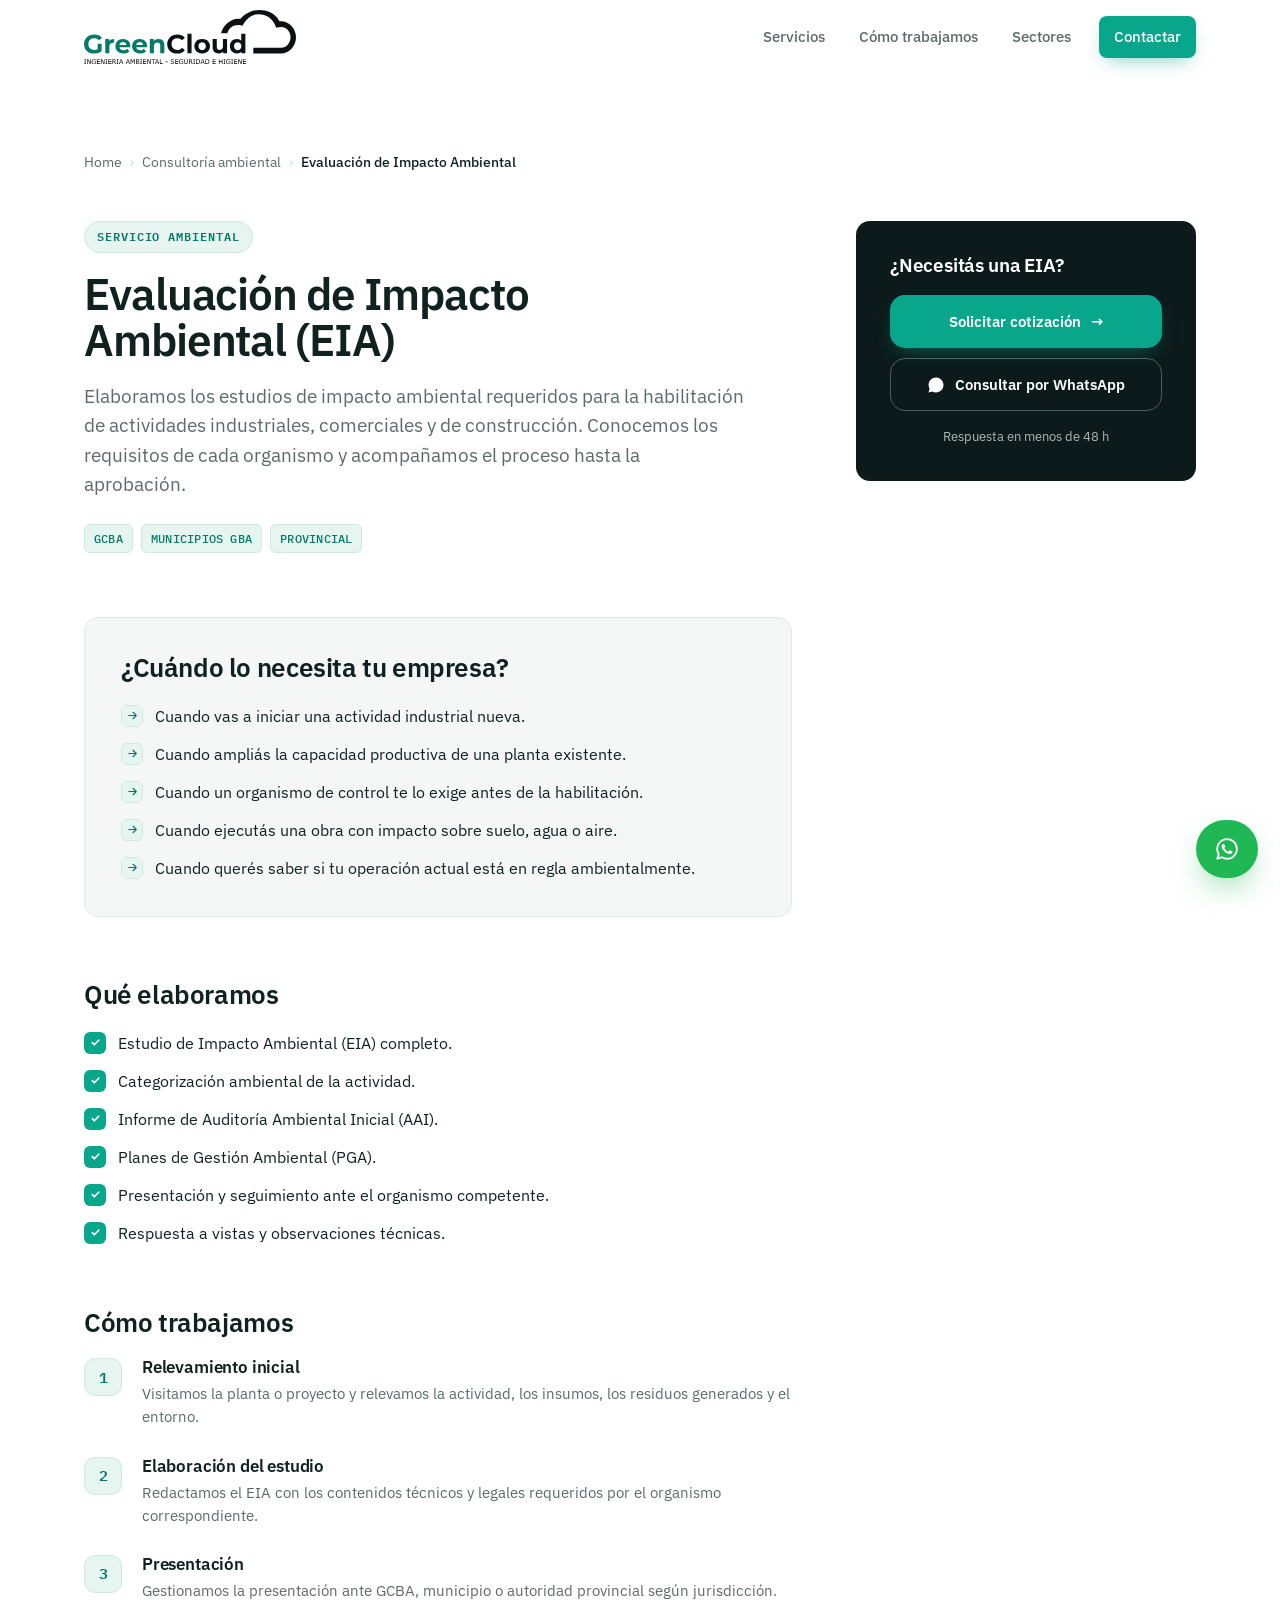
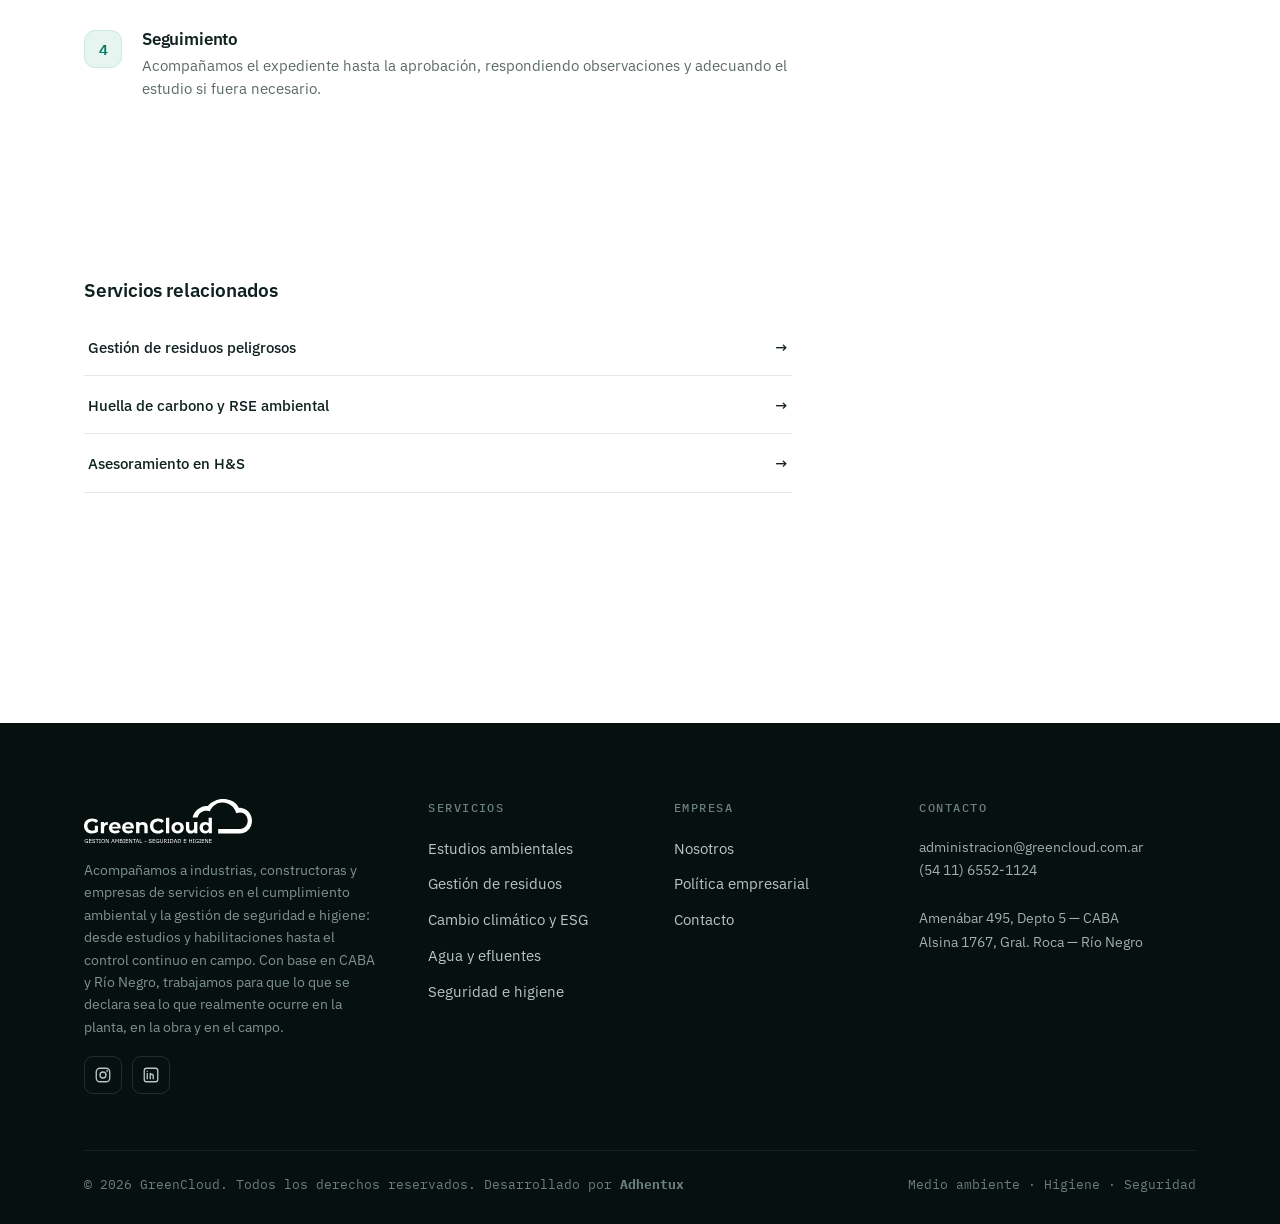
<file: web2026_02/estudios-impacto-ambiental.html>
<!DOCTYPE html>
<html lang="es">
<head>
<meta charset="UTF-8" />
<meta name="viewport" content="width=device-width, initial-scale=1.0" />
<link rel="icon" type="image/png" href="assets/favicon-96x96.png" sizes="96x96" />
<link rel="icon" type="image/svg+xml" href="assets/favicon.svg" />
<link rel="shortcut icon" href="assets/favicon.ico" />
<link rel="apple-touch-icon" sizes="180x180" href="assets/apple-touch-icon.png" />
<meta name="apple-mobile-web-app-title" content="GreenCloud" />
<link rel="manifest" href="assets/site.webmanifest" />
<meta name="theme-color" content="#08A78C" />
<title>GreenCloud — Evaluación de Impacto Ambiental (EIA)</title>
<meta name="description" content="Estudios de Impacto Ambiental para habilitaciones, categorizaciones y presentaciones ante GCBA, municipios de GBA y organismos provinciales en Argentina." />
<link rel="canonical" href="https://greencloud.com.ar/estudios-impacto-ambiental.html" />
<meta property="og:title" content="GreenCloud — Evaluación de Impacto Ambiental (EIA)" />
<meta property="og:description" content="Estudios de Impacto Ambiental para habilitaciones, categorizaciones y presentaciones ante GCBA, municipios de GBA y organismos provinciales en Argentina." />
<meta property="og:type" content="website" />
<meta property="og:url" content="https://greencloud.com.ar/estudios-impacto-ambiental.html" />
<meta property="og:image" content="https://greencloud.com.ar/assets/og-greencloud-2026.png" />
<meta property="og:image:width" content="1200" />
<meta property="og:image:height" content="630" />
<meta property="og:image:alt" content="GreenCloud — Gestión Ambiental, Seguridad e Higiene" />
<meta property="og:site_name" content="GreenCloud" />
<meta property="og:locale" content="es_AR" />
<meta name="twitter:card" content="summary_large_image" />
<link rel="preconnect" href="https://fonts.googleapis.com" />
<link rel="preconnect" href="https://fonts.gstatic.com" crossorigin />
<link href="https://fonts.googleapis.com/css2?family=IBM+Plex+Mono:wght@400;500;600&family=IBM+Plex+Sans:wght@400;500;600;700&display=swap" rel="stylesheet" />
<link rel="stylesheet" href="assets/main.css?v=20260824a" />
<!-- Google tag (gtag.js) -->
<script async src="https://www.googletagmanager.com/gtag/js?id=G-DZ4Z9TL2PF"></script>
<script>
  window.dataLayer = window.dataLayer || [];
  function gtag(){dataLayer.push(arguments);}
  gtag('js', new Date());

  gtag('config', 'G-DZ4Z9TL2PF');
</script>
</head>
<body>

<header class="nav" id="nav">
  <div class="wrap nav-in">
    <a class="brand" href="index.html#top" aria-label="GreenCloud inicio">
<img src="assets/logo-greencloud-2026.svg" alt="GreenCloud" style="height:54px;width:auto;" />
    </a>
    <nav class="nav-links" id="nav-links" aria-label="Principal">
      <a href="index.html#servicios">Servicios</a>
      <a href="index.html#diferencial">Cómo trabajamos</a>
      <a href="index.html#sectores">Sectores</a>
      <a class="btn btn-primary nav-cta" href="index.html#contacto">Contactar</a>
    </nav>
    <button class="nav-burger" id="nav-burger" aria-label="Abrir menú" aria-expanded="false" aria-controls="nav-links">
      <svg class="ico-menu" viewBox="0 0 24 24" fill="none" stroke="currentColor" stroke-width="1.8" stroke-linecap="round"><path d="M4 7h16M4 12h16M4 17h16"/></svg>
      <svg class="ico-close" viewBox="0 0 24 24" fill="none" stroke="currentColor" stroke-width="1.8" stroke-linecap="round"><path d="M6 6l12 12M18 6L6 18"/></svg>
    </button>
  </div>
</header>

<main id="top">
<section class="sub">
  <div class="wrap">
    <nav class="crumb" aria-label="Migas de pan">
      <a href="index.html#top">Home</a><span class="sep">›</span>
      <a href="index.html#servicios">Consultoría ambiental</a><span class="sep">›</span>
      <span class="here">Evaluación de Impacto Ambiental</span>
    </nav>

    <div class="sub-layout">
      <div class="sub-main">

        <header class="sub-hero reveal">
          <span class="badge">Servicio ambiental</span>
          <h1>Evaluación de Impacto Ambiental (EIA)</h1>
          <p class="lead">Elaboramos los estudios de impacto ambiental requeridos para la habilitación de actividades industriales, comerciales y de construcción. Conocemos los requisitos de cada organismo y acompañamos el proceso hasta la aprobación.</p>
          <div class="chips" style="margin-top:24px"><span class="chip">GCBA</span><span class="chip">MUNICIPIOS GBA</span><span class="chip">PROVINCIAL</span></div>
        </header>

        <div class="block statement reveal">
          <h2 class="block-h">¿Cuándo lo necesita tu empresa?</h2>
          <ul class="trig-list">
            <li><span class="mk" aria-hidden="true"><svg viewBox="0 0 24 24" fill="none" stroke="currentColor" stroke-width="2" stroke-linecap="round" stroke-linejoin="round"><path d="M5 12h13M13 6l6 6-6 6"/></svg></span>Cuando vas a iniciar una actividad industrial nueva.</li>
            <li><span class="mk" aria-hidden="true"><svg viewBox="0 0 24 24" fill="none" stroke="currentColor" stroke-width="2" stroke-linecap="round" stroke-linejoin="round"><path d="M5 12h13M13 6l6 6-6 6"/></svg></span>Cuando ampliás la capacidad productiva de una planta existente.</li>
            <li><span class="mk" aria-hidden="true"><svg viewBox="0 0 24 24" fill="none" stroke="currentColor" stroke-width="2" stroke-linecap="round" stroke-linejoin="round"><path d="M5 12h13M13 6l6 6-6 6"/></svg></span>Cuando un organismo de control te lo exige antes de la habilitación.</li>
            <li><span class="mk" aria-hidden="true"><svg viewBox="0 0 24 24" fill="none" stroke="currentColor" stroke-width="2" stroke-linecap="round" stroke-linejoin="round"><path d="M5 12h13M13 6l6 6-6 6"/></svg></span>Cuando ejecutás una obra con impacto sobre suelo, agua o aire.</li>
            <li><span class="mk" aria-hidden="true"><svg viewBox="0 0 24 24" fill="none" stroke="currentColor" stroke-width="2" stroke-linecap="round" stroke-linejoin="round"><path d="M5 12h13M13 6l6 6-6 6"/></svg></span>Cuando querés saber si tu operación actual está en regla ambientalmente.</li>
          </ul>
        </div>

        <div class="block reveal">
          <h2 class="block-h">Qué elaboramos</h2>
          <ul class="check-list">
            <li><span class="ico" aria-hidden="true"><svg viewBox="0 0 12 12" fill="none"><path d="M2.5 6.2l2.2 2.3L9.5 3.5" stroke="currentColor" stroke-width="1.8" stroke-linecap="round" stroke-linejoin="round"/></svg></span>Estudio de Impacto Ambiental (EIA) completo.</li>
            <li><span class="ico" aria-hidden="true"><svg viewBox="0 0 12 12" fill="none"><path d="M2.5 6.2l2.2 2.3L9.5 3.5" stroke="currentColor" stroke-width="1.8" stroke-linecap="round" stroke-linejoin="round"/></svg></span>Categorización ambiental de la actividad.</li>
            <li><span class="ico" aria-hidden="true"><svg viewBox="0 0 12 12" fill="none"><path d="M2.5 6.2l2.2 2.3L9.5 3.5" stroke="currentColor" stroke-width="1.8" stroke-linecap="round" stroke-linejoin="round"/></svg></span>Informe de Auditoría Ambiental Inicial (AAI).</li>
            <li><span class="ico" aria-hidden="true"><svg viewBox="0 0 12 12" fill="none"><path d="M2.5 6.2l2.2 2.3L9.5 3.5" stroke="currentColor" stroke-width="1.8" stroke-linecap="round" stroke-linejoin="round"/></svg></span>Planes de Gestión Ambiental (PGA).</li>
            <li><span class="ico" aria-hidden="true"><svg viewBox="0 0 12 12" fill="none"><path d="M2.5 6.2l2.2 2.3L9.5 3.5" stroke="currentColor" stroke-width="1.8" stroke-linecap="round" stroke-linejoin="round"/></svg></span>Presentación y seguimiento ante el organismo competente.</li>
            <li><span class="ico" aria-hidden="true"><svg viewBox="0 0 12 12" fill="none"><path d="M2.5 6.2l2.2 2.3L9.5 3.5" stroke="currentColor" stroke-width="1.8" stroke-linecap="round" stroke-linejoin="round"/></svg></span>Respuesta a vistas y observaciones técnicas.</li>
          </ul>
        </div>

        <div class="block reveal">
          <h2 class="block-h">Cómo trabajamos</h2>
          <div class="steps">
            <div class="step"><div class="step-n">1</div><div class="step-body"><h3>Relevamiento inicial</h3><p>Visitamos la planta o proyecto y relevamos la actividad, los insumos, los residuos generados y el entorno.</p></div></div>
            <div class="step"><div class="step-n">2</div><div class="step-body"><h3>Elaboración del estudio</h3><p>Redactamos el EIA con los contenidos técnicos y legales requeridos por el organismo correspondiente.</p></div></div>
            <div class="step"><div class="step-n">3</div><div class="step-body"><h3>Presentación</h3><p>Gestionamos la presentación ante GCBA, municipio o autoridad provincial según jurisdicción.</p></div></div>
            <div class="step"><div class="step-n">4</div><div class="step-body"><h3>Seguimiento</h3><p>Acompañamos el expediente hasta la aprobación, respondiendo observaciones y adecuando el estudio si fuera necesario.</p></div></div>
          </div>
        </div>

        <section class="related reveal">
          <h2>Servicios relacionados</h2>
          <div class="related-grid">
            <a class="rel" href="">Gestión de residuos peligrosos <span class="arr" aria-hidden="true">→</span></a>
            <a class="rel" href="">Huella de carbono y RSE ambiental <span class="arr" aria-hidden="true">→</span></a>
            <a class="rel" href="seguridad-e-higiene.html">Asesoramiento en H&amp;S <span class="arr" aria-hidden="true">→</span></a>
          </div>
        </section>

      </div>

      <aside class="sub-aside">
        <div class="cta-box reveal" id="contacto">
          <h3>¿Necesitás una EIA?</h3>
          <div class="cta-box-actions">
            <a class="btn btn-primary" href="mailto:administracion@greencloud.com.ar?subject=Cotizaci%C3%B3n%20%E2%80%94%20Evaluaci%C3%B3n%20de%20Impacto%20Ambiental">Solicitar cotización <span class="arr" aria-hidden="true">→</span></a>
            <a class="btn btn-ghost" href="https://wa.me/5491165521124?text=Hola,%20quiero%20consultar%20sobre%20una%20Evaluaci%C3%B3n%20de%20Impacto%20Ambiental%20(EIA)." target="_blank" rel="noopener"><svg viewBox="0 0 24 24" fill="currentColor"><path d="M12.04 2C6.58 2 2.13 6.45 2.13 11.91c0 1.75.46 3.45 1.32 4.95L2 22l5.25-1.38a9.9 9.9 0 0 0 4.79 1.22h.01c5.46 0 9.91-4.45 9.91-9.91 0-2.65-1.03-5.14-2.9-7.01A9.82 9.82 0 0 0 12.04 2Zm4.52 11.97c-.25-.12-1.47-.72-1.69-.81-.23-.08-.39-.12-.56.13-.16.25-.64.8-.79.97-.14.16-.29.18-.54.06-.25-.12-1.05-.39-1.99-1.23-.74-.66-1.23-1.47-1.38-1.72-.14-.25-.01-.38.11-.5.11-.11.25-.29.37-.43.12-.14.16-.25.25-.41.08-.16.04-.31-.02-.43-.06-.12-.56-1.34-.76-1.84-.2-.48-.41-.42-.56-.43h-.48c-.16 0-.43.06-.66.31-.23.25-.86.85-.86 2.07 0 1.22.89 2.4 1.01 2.56.12.16 1.75 2.67 4.23 3.74.59.26 1.05.41 1.41.52.59.19 1.13.16 1.56.1.48-.07 1.47-.6 1.68-1.18.21-.58.21-1.07.14-1.18-.06-.11-.22-.17-.47-.29Z"/></svg> Consultar por WhatsApp</a>
          </div>
          <p class="cta-note">Respuesta en menos de 48 h</p>
        </div>
      </aside>

    </div>
  </div>
</section>
</main>

<footer class="foot">
  <div class="wrap">
    <div class="foot-top">
      <div>
        <div class="brand">
<img src="assets/logo-greencloud-blanco-2026.svg" alt="GreenCloud" style="height:44px;width:auto;" />
        </div>
        <p class="foot-tag" style="max-width:46ch">Acompañamos a industrias, constructoras y empresas de servicios en el cumplimiento ambiental y la gestión de seguridad e higiene: desde estudios y habilitaciones hasta el control continuo en campo. Con base en CABA y Río Negro, trabajamos para que lo que se declara sea lo que realmente ocurre en la planta, en la obra y en el campo.</p>
        <div class="socials">
          <a href="https://instagram.com/greencloud.ar" target="_blank" rel="noopener" aria-label="Instagram"><svg width="18" height="18" viewBox="0 0 24 24" fill="none"><rect x="3" y="3" width="18" height="18" rx="5" stroke="currentColor" stroke-width="1.8"/><circle cx="12" cy="12" r="4" stroke="currentColor" stroke-width="1.8"/><circle cx="17.5" cy="6.5" r="1.2" fill="currentColor"/></svg></a>
          <a href="https://linkedin.com/company/greencloud-consulting" target="_blank" rel="noopener" aria-label="LinkedIn"><svg width="18" height="18" viewBox="0 0 24 24" fill="none"><rect x="3" y="3" width="18" height="18" rx="3" stroke="currentColor" stroke-width="1.8"/><path d="M7 10v7M7 7v.01M11 17v-4a2 2 0 0 1 4 0v4M11 17v-7" stroke="currentColor" stroke-width="1.8" stroke-linecap="round" stroke-linejoin="round"/></svg></a>
        </div>
      </div>
      <div>
        <h4>Servicios</h4>
        <ul>
          <li><a href="estudios-impacto-ambiental.html">Estudios ambientales</a></li>
          <li><a href="">Gestión de residuos</a></li>
          <li><a href="">Cambio climático y ESG</a></li>
          <li><a href="">Agua y efluentes</a></li>
          <li><a href="seguridad-e-higiene.html">Seguridad e higiene</a></li>
        </ul>
      </div>
      <div>
        <h4>Empresa</h4>
        <ul>
          <li><a href="index.html#diferencial">Nosotros</a></li>
          <li><a href="politica.html">Política empresarial</a></li>
          <li><a href="index.html#contacto">Contacto</a></li>
        </ul>
      </div>
      <div>
        <h4>Contacto</h4>
        <p class="contact">
          <a href="mailto:administracion@greencloud.com.ar">administracion@greencloud.com.ar</a><br/>
          <a href="tel:+541125034399">(54 11) 6552-1124</a><br/><br/>
          Amenábar 495, Depto 5 — CABA<br/>
          Alsina 1767, Gral. Roca — Río Negro
        </p>
      </div>
    </div>
    <div class="foot-bot">
      <span>© 2026 GreenCloud. Todos los derechos reservados. Desarrollado por <strong><a href="https://adhentux.com.ar" target="_blank" rel="noopener">Adhentux</a></strong></span>
      <span>Medio ambiente · Higiene · Seguridad</span>
    </div>
  </div>
</footer>

<a class="wa" href="https://wa.me/5491165521124?text=Hola,%20quiero%20consultar%20sobre%20una%20EIA." target="_blank" rel="noopener" aria-label="Escribinos por WhatsApp">
  <svg viewBox="0 0 24 24" fill="currentColor"><path d="M12.04 2C6.58 2 2.13 6.45 2.13 11.91c0 1.75.46 3.45 1.32 4.95L2 22l5.25-1.38a9.9 9.9 0 0 0 4.79 1.22h.01c5.46 0 9.91-4.45 9.91-9.91 0-2.65-1.03-5.14-2.9-7.01A9.82 9.82 0 0 0 12.04 2Zm0 18.13h-.01a8.2 8.2 0 0 1-4.18-1.15l-.3-.18-3.11.82.83-3.04-.2-.31a8.2 8.2 0 0 1-1.26-4.38c0-4.54 3.7-8.23 8.24-8.23a8.2 8.2 0 0 1 5.82 2.42 8.18 8.18 0 0 1 2.41 5.82c0 4.54-3.7 8.23-8.24 8.23Zm4.52-6.16c-.25-.12-1.47-.72-1.69-.81-.23-.08-.39-.12-.56.13-.16.25-.64.8-.79.97-.14.16-.29.18-.54.06-.25-.12-1.05-.39-1.99-1.23-.74-.66-1.23-1.47-1.38-1.72-.14-.25-.01-.38.11-.5.11-.11.25-.29.37-.43.12-.14.16-.25.25-.41.08-.16.04-.31-.02-.43-.06-.12-.56-1.34-.76-1.84-.2-.48-.41-.42-.56-.43-.14-.01-.31-.01-.48-.01-.16 0-.43.06-.66.31-.23.25-.86.85-.86 2.07 0 1.22.89 2.4 1.01 2.56.12.16 1.75 2.67 4.23 3.74.59.26 1.05.41 1.41.52.59.19 1.13.16 1.56.1.48-.07 1.47-.6 1.68-1.18.21-.58.21-1.07.14-1.18-.06-.11-.22-.17-.47-.29Z"/></svg>
  <span>Consultanos</span>
</a>

<script src="assets/main.js"></script>
</body>
</html>
</file>
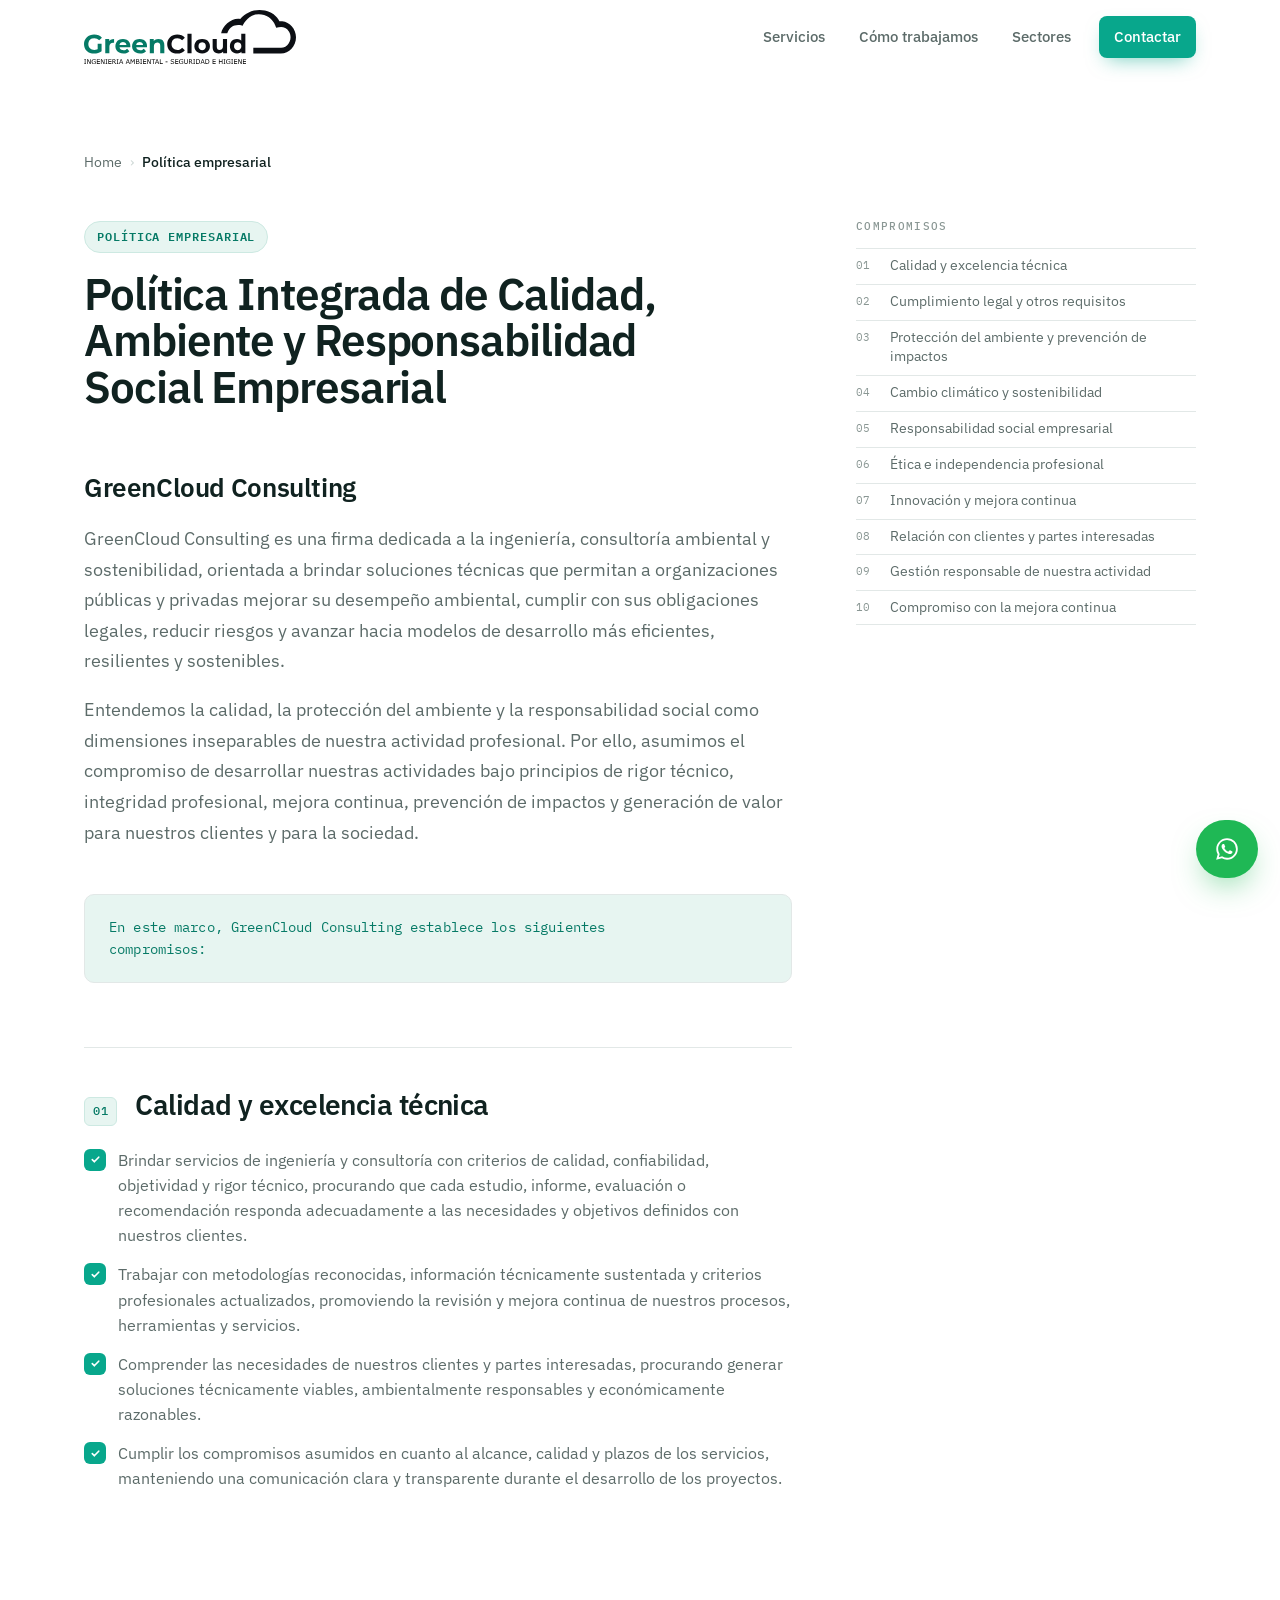
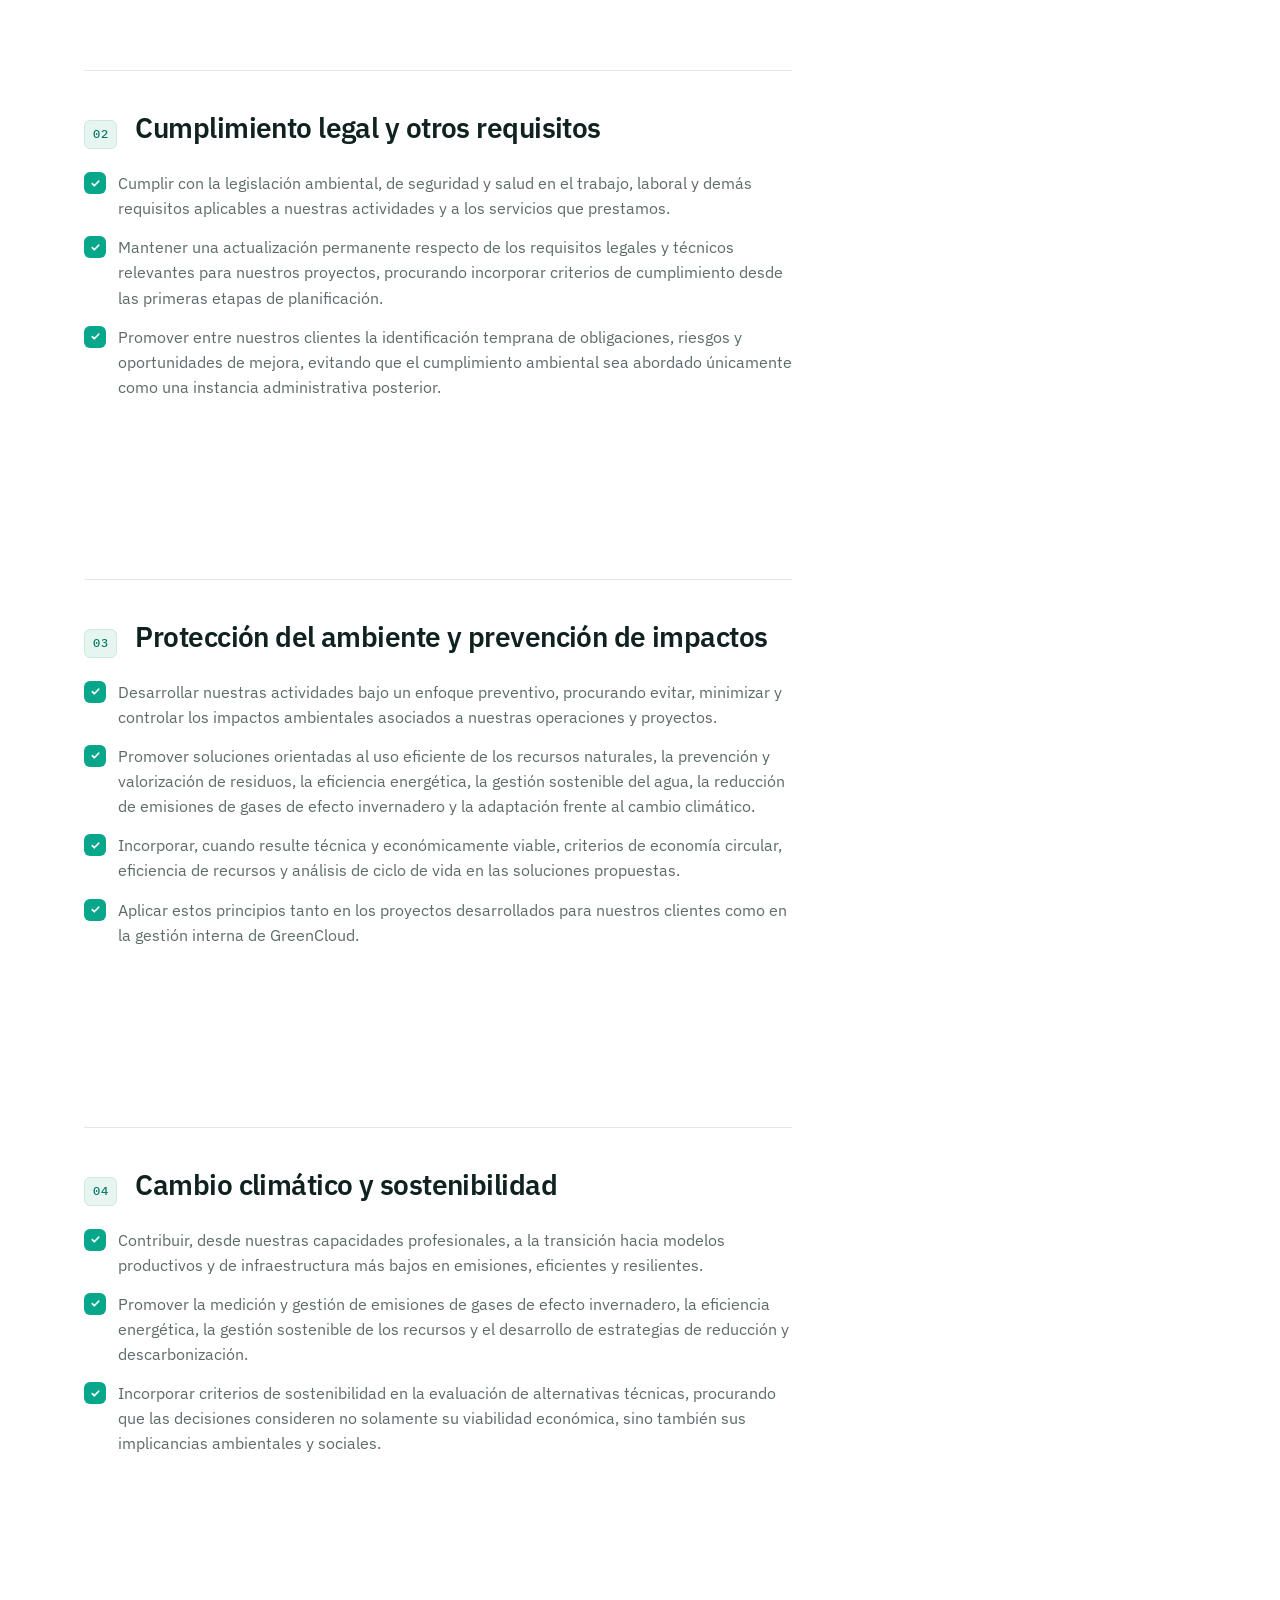
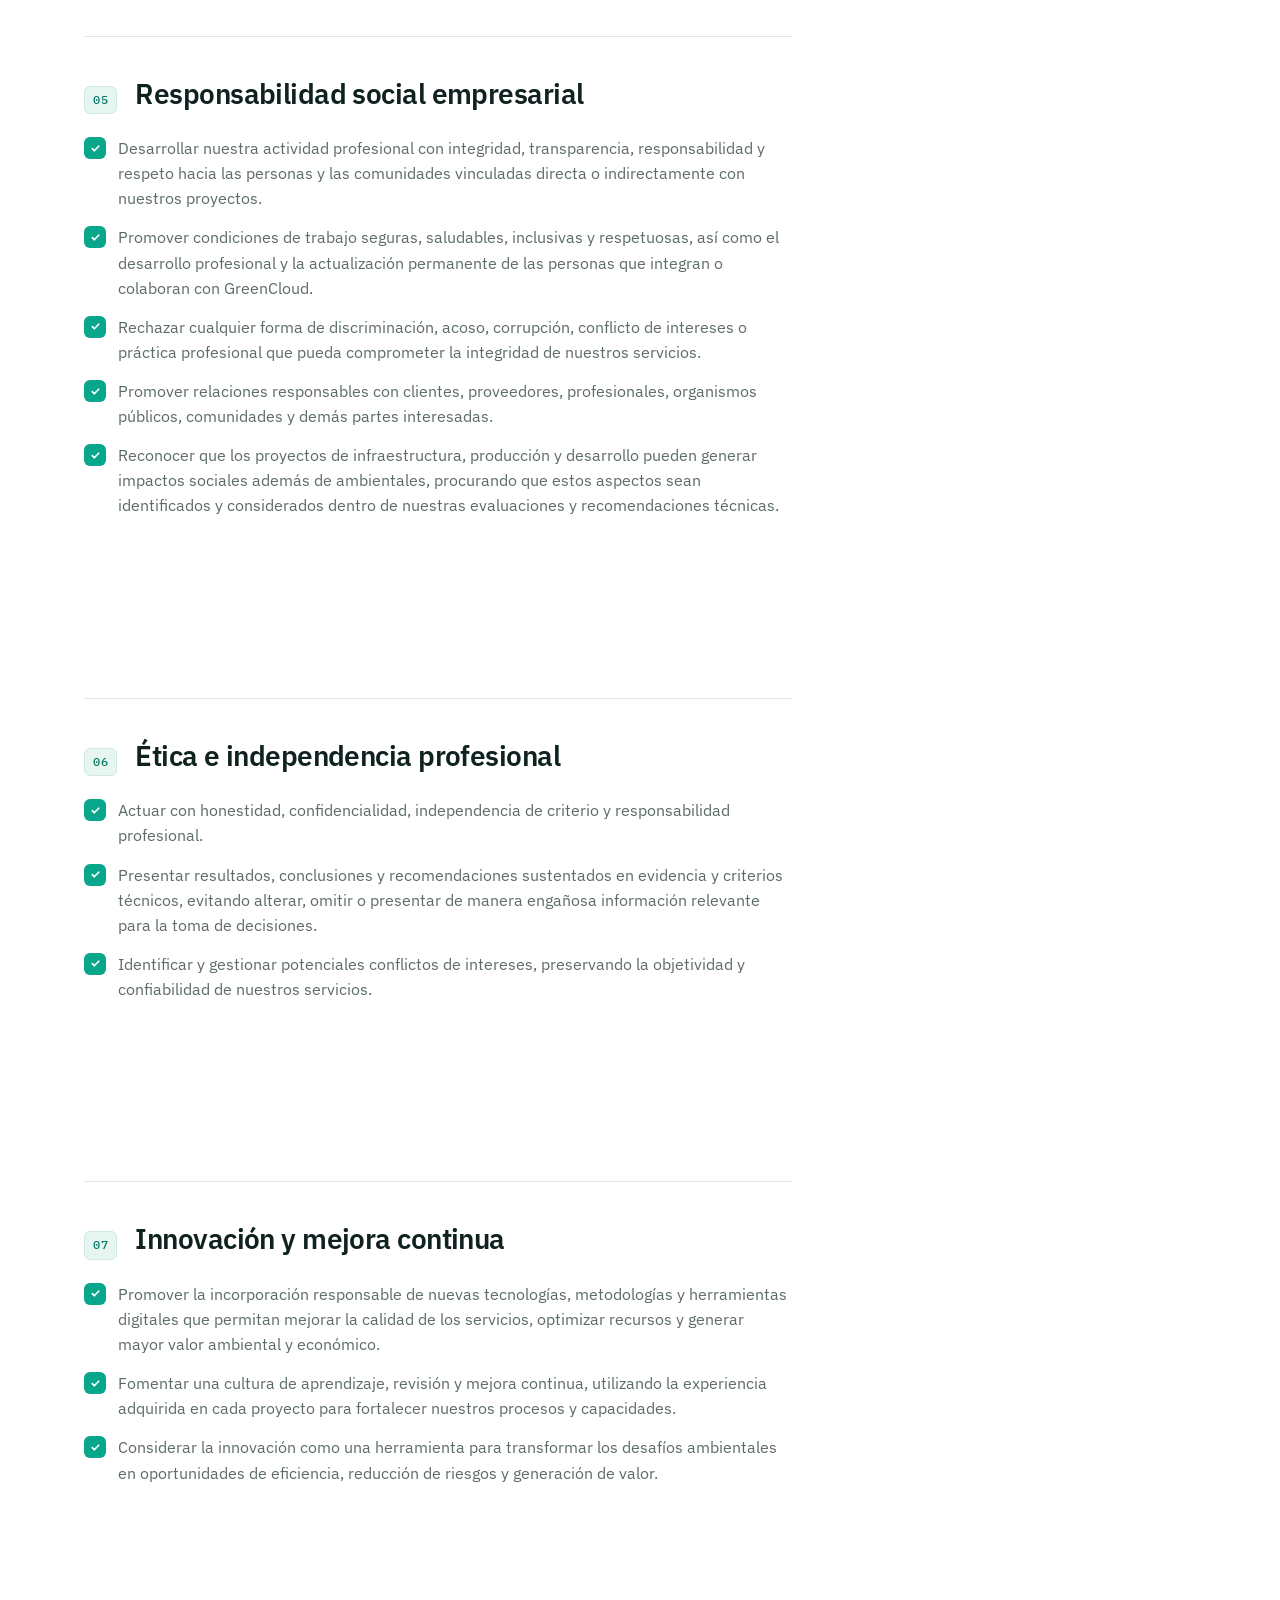
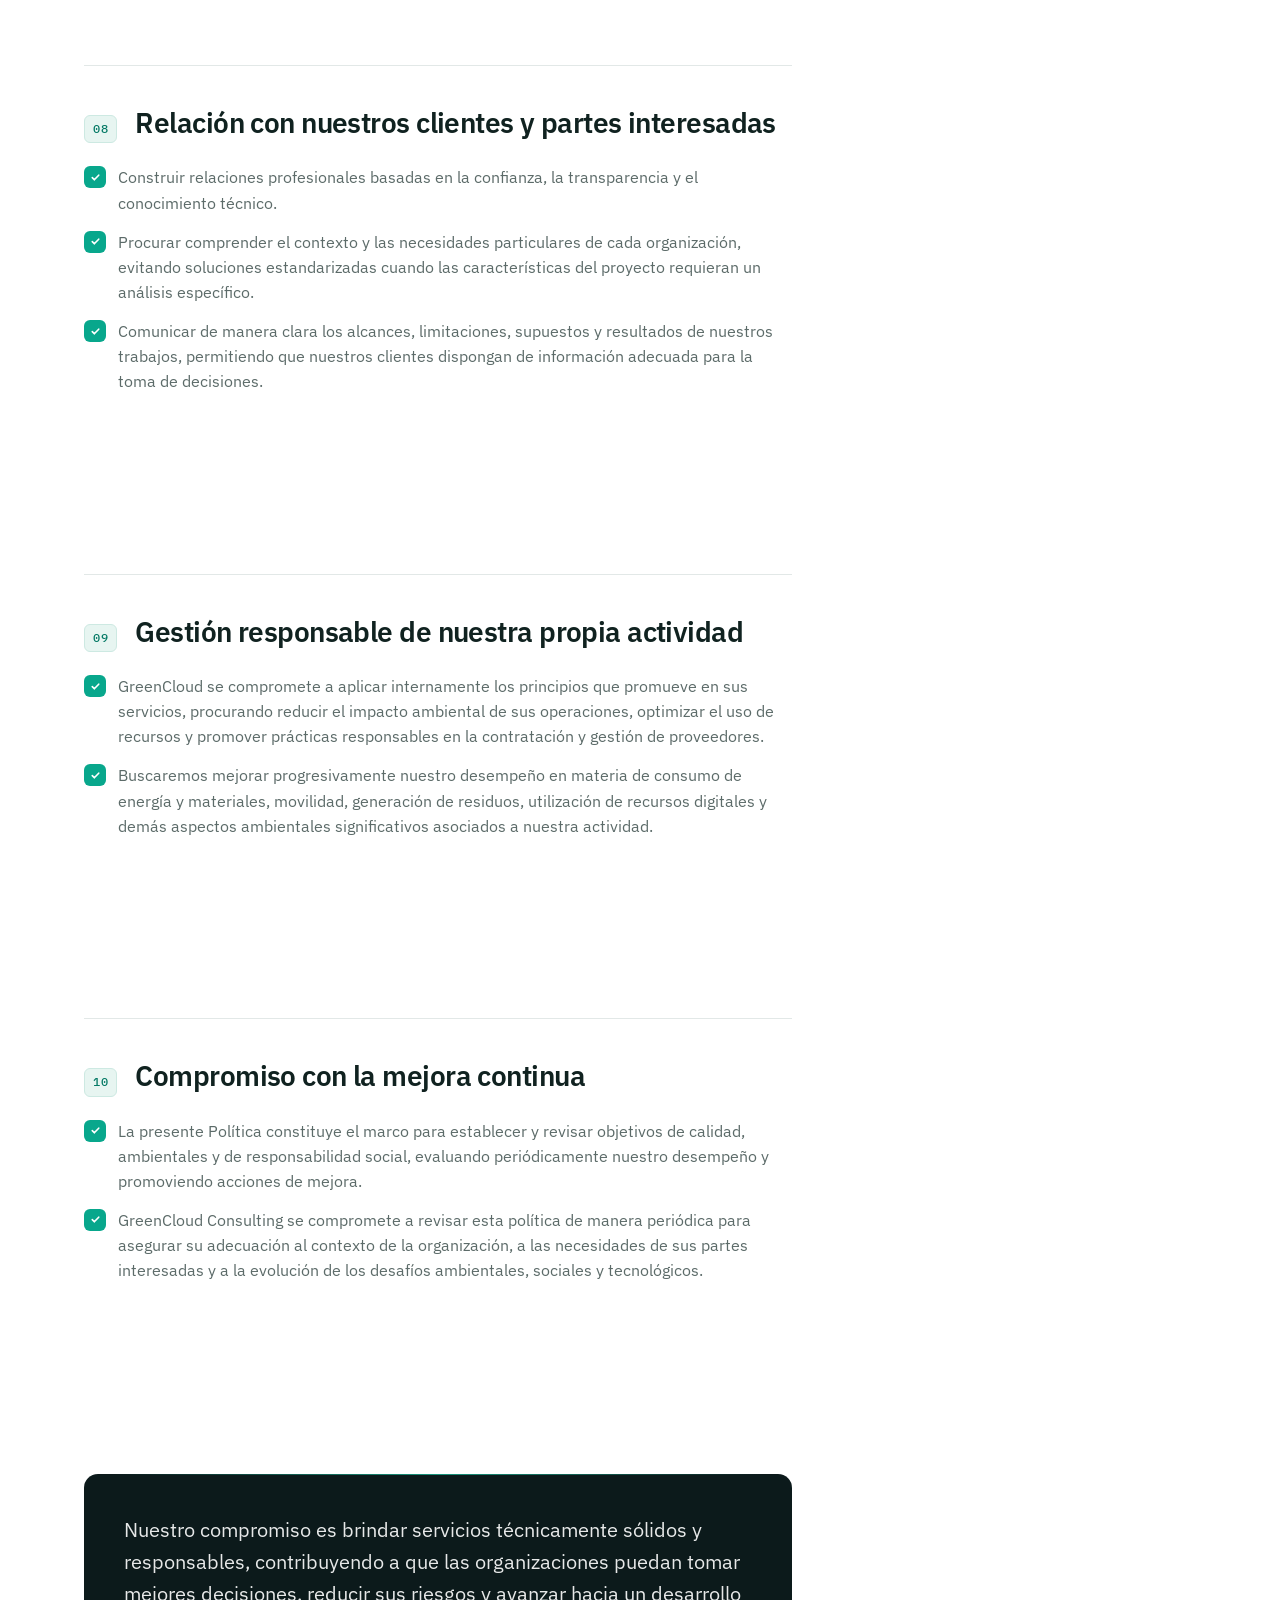
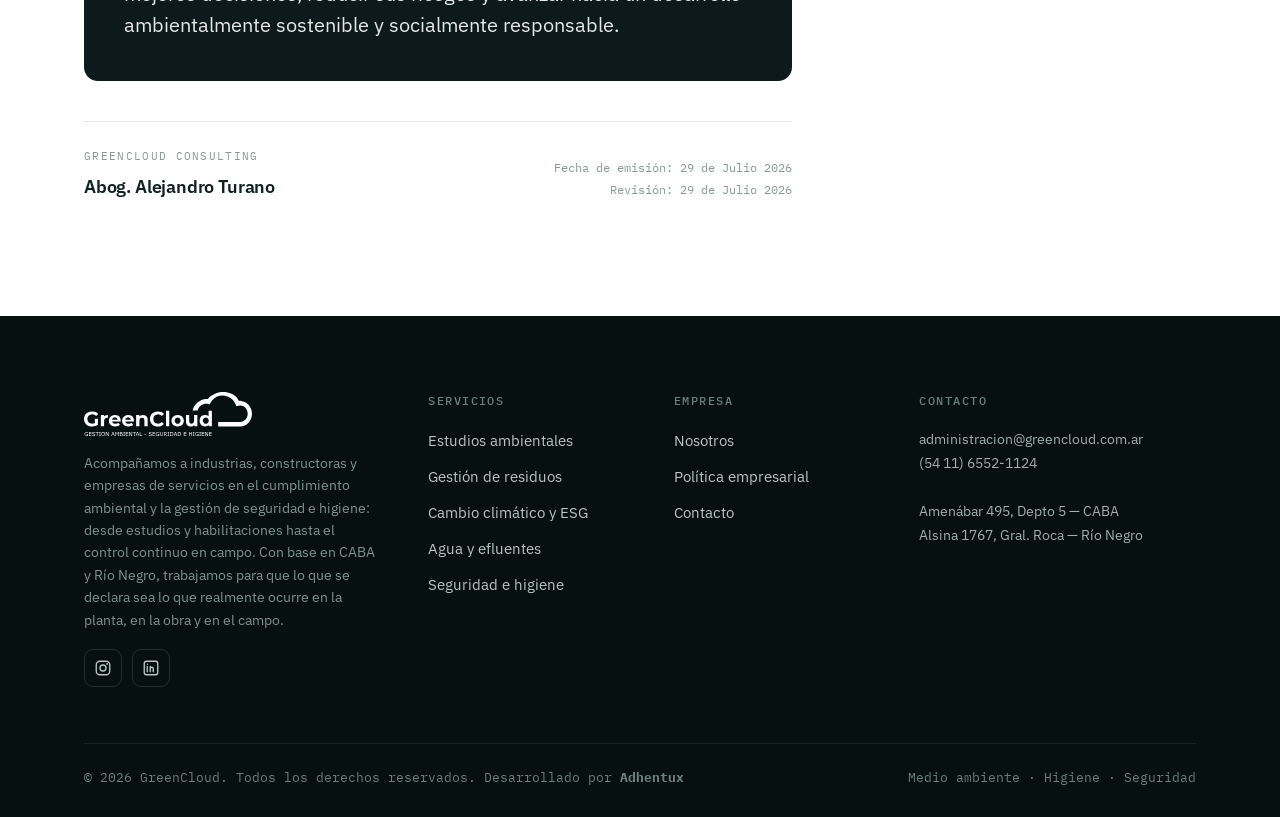
<file: web2026_02/politica.html>
<!DOCTYPE html>
<html lang="es">
<head>
<meta charset="UTF-8" />
<meta name="viewport" content="width=device-width, initial-scale=1.0" />
<link rel="icon" type="image/png" href="assets/favicon-96x96.png" sizes="96x96" />
<link rel="icon" type="image/svg+xml" href="assets/favicon.svg" />
<link rel="shortcut icon" href="assets/favicon.ico" />
<link rel="apple-touch-icon" sizes="180x180" href="assets/apple-touch-icon.png" />
<meta name="apple-mobile-web-app-title" content="GreenCloud" />
<link rel="manifest" href="assets/site.webmanifest" />
<meta name="theme-color" content="#08A78C" />
<title>GreenCloud — Política Integrada de Calidad, Ambiente y Responsabilidad Social</title>
<meta name="description" content="Política Integrada de Calidad, Ambiente y Responsabilidad Social Empresarial de GreenCloud Consulting. Compromisos en calidad técnica, cumplimiento legal, protección del ambiente, cambio climático, ética y mejora continua." />
<link rel="canonical" href="https://greencloud.com.ar/politica.html" />
<meta property="og:title" content="GreenCloud — Política Integrada de Calidad, Ambiente y Responsabilidad Social" />
<meta property="og:description" content="Política Integrada de Calidad, Ambiente y Responsabilidad Social Empresarial de GreenCloud Consulting. Compromisos en calidad técnica, cumplimiento legal, protección del ambiente, cambio climático, ética y mejora continua." />
<meta property="og:type" content="website" />
<meta property="og:url" content="https://greencloud.com.ar/politica.html" />
<meta property="og:image" content="https://greencloud.com.ar/assets/og-greencloud-2026.png" />
<meta property="og:image:width" content="1200" />
<meta property="og:image:height" content="630" />
<meta property="og:image:alt" content="GreenCloud — Gestión Ambiental, Seguridad e Higiene" />
<meta property="og:site_name" content="GreenCloud" />
<meta property="og:locale" content="es_AR" />
<meta name="twitter:card" content="summary_large_image" />
<link rel="preconnect" href="https://fonts.googleapis.com" />
<link rel="preconnect" href="https://fonts.gstatic.com" crossorigin />
<link href="https://fonts.googleapis.com/css2?family=IBM+Plex+Mono:wght@400;500;600&family=IBM+Plex+Sans:wght@400;500;600;700&display=swap" rel="stylesheet" />
<link rel="stylesheet" href="assets/main.css?v=20260824a" />
<!-- Google tag (gtag.js) -->
<script async src="https://www.googletagmanager.com/gtag/js?id=G-DZ4Z9TL2PF"></script>
<script>
  window.dataLayer = window.dataLayer || [];
  function gtag(){dataLayer.push(arguments);}
  gtag('js', new Date());

  gtag('config', 'G-DZ4Z9TL2PF');
</script>
</head>
<body>

<!-- ============================= NAV ============================= -->
<header class="nav" id="nav">
  <div class="wrap nav-in">
    <a class="brand" href="index.html#top" aria-label="GreenCloud inicio">
<img src="assets/logo-greencloud-2026.svg" alt="GreenCloud" style="height:54px;width:auto;" />
    </a>
    <nav class="nav-links" id="nav-links" aria-label="Principal">
      <a href="index.html#servicios">Servicios</a>
      <a href="index.html#diferencial">Cómo trabajamos</a>
      <a href="index.html#sectores">Sectores</a>
      <a class="btn btn-primary nav-cta" href="index.html#contacto">Contactar</a>
    </nav>
    <button class="nav-burger" id="nav-burger" aria-label="Abrir menú" aria-expanded="false" aria-controls="nav-links">
      <svg class="ico-menu" viewBox="0 0 24 24" fill="none" stroke="currentColor" stroke-width="1.8" stroke-linecap="round"><path d="M4 7h16M4 12h16M4 17h16"/></svg>
      <svg class="ico-close" viewBox="0 0 24 24" fill="none" stroke="currentColor" stroke-width="1.8" stroke-linecap="round"><path d="M6 6l12 12M18 6L6 18"/></svg>
    </button>
  </div>
</header>

<main id="top">

<!-- ============================= POLÍTICA ============================= -->
<section class="sub">
  <div class="wrap">
    <nav class="crumb" aria-label="Migas de pan">
      <a href="index.html#top">Home</a><span class="sep">›</span>
      <span class="here">Política empresarial</span>
    </nav>

    <div class="sub-layout">
      <div class="sub-main">

        <header class="sub-hero reveal">
          <span class="badge">Política empresarial</span>
          <h1>Política Integrada de Calidad, Ambiente y Responsabilidad Social Empresarial</h1>
        </header>

        <div class="pol-intro reveal">
          <h2 class="block-h">GreenCloud Consulting</h2>
          <p>GreenCloud Consulting es una firma dedicada a la ingeniería, consultoría ambiental y sostenibilidad, orientada a brindar soluciones técnicas que permitan a organizaciones públicas y privadas mejorar su desempeño ambiental, cumplir con sus obligaciones legales, reducir riesgos y avanzar hacia modelos de desarrollo más eficientes, resilientes y sostenibles.</p>
          <p>Entendemos la calidad, la protección del ambiente y la responsabilidad social como dimensiones inseparables de nuestra actividad profesional. Por ello, asumimos el compromiso de desarrollar nuestras actividades bajo principios de rigor técnico, integridad profesional, mejora continua, prevención de impactos y generación de valor para nuestros clientes y para la sociedad.</p>
          <div class="pol-frame"><p>En este marco, GreenCloud Consulting establece los siguientes compromisos:</p></div>
        </div>

        <section class="commit reveal" id="c1">
          <div class="commit-head"><span class="commit-n">01</span><h2>Calidad y excelencia técnica</h2></div>
          <ul class="check-list">
            <li><span class="ico" aria-hidden="true"><svg viewBox="0 0 12 12" fill="none"><path d="M2.5 6.2l2.2 2.3L9.5 3.5" stroke="currentColor" stroke-width="1.8" stroke-linecap="round" stroke-linejoin="round"/></svg></span>Brindar servicios de ingeniería y consultoría con criterios de calidad, confiabilidad, objetividad y rigor técnico, procurando que cada estudio, informe, evaluación o recomendación responda adecuadamente a las necesidades y objetivos definidos con nuestros clientes.</li>
            <li><span class="ico" aria-hidden="true"><svg viewBox="0 0 12 12" fill="none"><path d="M2.5 6.2l2.2 2.3L9.5 3.5" stroke="currentColor" stroke-width="1.8" stroke-linecap="round" stroke-linejoin="round"/></svg></span>Trabajar con metodologías reconocidas, información técnicamente sustentada y criterios profesionales actualizados, promoviendo la revisión y mejora continua de nuestros procesos, herramientas y servicios.</li>
            <li><span class="ico" aria-hidden="true"><svg viewBox="0 0 12 12" fill="none"><path d="M2.5 6.2l2.2 2.3L9.5 3.5" stroke="currentColor" stroke-width="1.8" stroke-linecap="round" stroke-linejoin="round"/></svg></span>Comprender las necesidades de nuestros clientes y partes interesadas, procurando generar soluciones técnicamente viables, ambientalmente responsables y económicamente razonables.</li>
            <li><span class="ico" aria-hidden="true"><svg viewBox="0 0 12 12" fill="none"><path d="M2.5 6.2l2.2 2.3L9.5 3.5" stroke="currentColor" stroke-width="1.8" stroke-linecap="round" stroke-linejoin="round"/></svg></span>Cumplir los compromisos asumidos en cuanto al alcance, calidad y plazos de los servicios, manteniendo una comunicación clara y transparente durante el desarrollo de los proyectos.</li>
          </ul>
        </section>

        <section class="commit reveal" id="c2">
          <div class="commit-head"><span class="commit-n">02</span><h2>Cumplimiento legal y otros requisitos</h2></div>
          <ul class="check-list">
            <li><span class="ico" aria-hidden="true"><svg viewBox="0 0 12 12" fill="none"><path d="M2.5 6.2l2.2 2.3L9.5 3.5" stroke="currentColor" stroke-width="1.8" stroke-linecap="round" stroke-linejoin="round"/></svg></span>Cumplir con la legislación ambiental, de seguridad y salud en el trabajo, laboral y demás requisitos aplicables a nuestras actividades y a los servicios que prestamos.</li>
            <li><span class="ico" aria-hidden="true"><svg viewBox="0 0 12 12" fill="none"><path d="M2.5 6.2l2.2 2.3L9.5 3.5" stroke="currentColor" stroke-width="1.8" stroke-linecap="round" stroke-linejoin="round"/></svg></span>Mantener una actualización permanente respecto de los requisitos legales y técnicos relevantes para nuestros proyectos, procurando incorporar criterios de cumplimiento desde las primeras etapas de planificación.</li>
            <li><span class="ico" aria-hidden="true"><svg viewBox="0 0 12 12" fill="none"><path d="M2.5 6.2l2.2 2.3L9.5 3.5" stroke="currentColor" stroke-width="1.8" stroke-linecap="round" stroke-linejoin="round"/></svg></span>Promover entre nuestros clientes la identificación temprana de obligaciones, riesgos y oportunidades de mejora, evitando que el cumplimiento ambiental sea abordado únicamente como una instancia administrativa posterior.</li>
          </ul>
        </section>

        <section class="commit reveal" id="c3">
          <div class="commit-head"><span class="commit-n">03</span><h2>Protección del ambiente y prevención de impactos</h2></div>
          <ul class="check-list">
            <li><span class="ico" aria-hidden="true"><svg viewBox="0 0 12 12" fill="none"><path d="M2.5 6.2l2.2 2.3L9.5 3.5" stroke="currentColor" stroke-width="1.8" stroke-linecap="round" stroke-linejoin="round"/></svg></span>Desarrollar nuestras actividades bajo un enfoque preventivo, procurando evitar, minimizar y controlar los impactos ambientales asociados a nuestras operaciones y proyectos.</li>
            <li><span class="ico" aria-hidden="true"><svg viewBox="0 0 12 12" fill="none"><path d="M2.5 6.2l2.2 2.3L9.5 3.5" stroke="currentColor" stroke-width="1.8" stroke-linecap="round" stroke-linejoin="round"/></svg></span>Promover soluciones orientadas al uso eficiente de los recursos naturales, la prevención y valorización de residuos, la eficiencia energética, la gestión sostenible del agua, la reducción de emisiones de gases de efecto invernadero y la adaptación frente al cambio climático.</li>
            <li><span class="ico" aria-hidden="true"><svg viewBox="0 0 12 12" fill="none"><path d="M2.5 6.2l2.2 2.3L9.5 3.5" stroke="currentColor" stroke-width="1.8" stroke-linecap="round" stroke-linejoin="round"/></svg></span>Incorporar, cuando resulte técnica y económicamente viable, criterios de economía circular, eficiencia de recursos y análisis de ciclo de vida en las soluciones propuestas.</li>
            <li><span class="ico" aria-hidden="true"><svg viewBox="0 0 12 12" fill="none"><path d="M2.5 6.2l2.2 2.3L9.5 3.5" stroke="currentColor" stroke-width="1.8" stroke-linecap="round" stroke-linejoin="round"/></svg></span>Aplicar estos principios tanto en los proyectos desarrollados para nuestros clientes como en la gestión interna de GreenCloud.</li>
          </ul>
        </section>

        <section class="commit reveal" id="c4">
          <div class="commit-head"><span class="commit-n">04</span><h2>Cambio climático y sostenibilidad</h2></div>
          <ul class="check-list">
            <li><span class="ico" aria-hidden="true"><svg viewBox="0 0 12 12" fill="none"><path d="M2.5 6.2l2.2 2.3L9.5 3.5" stroke="currentColor" stroke-width="1.8" stroke-linecap="round" stroke-linejoin="round"/></svg></span>Contribuir, desde nuestras capacidades profesionales, a la transición hacia modelos productivos y de infraestructura más bajos en emisiones, eficientes y resilientes.</li>
            <li><span class="ico" aria-hidden="true"><svg viewBox="0 0 12 12" fill="none"><path d="M2.5 6.2l2.2 2.3L9.5 3.5" stroke="currentColor" stroke-width="1.8" stroke-linecap="round" stroke-linejoin="round"/></svg></span>Promover la medición y gestión de emisiones de gases de efecto invernadero, la eficiencia energética, la gestión sostenible de los recursos y el desarrollo de estrategias de reducción y descarbonización.</li>
            <li><span class="ico" aria-hidden="true"><svg viewBox="0 0 12 12" fill="none"><path d="M2.5 6.2l2.2 2.3L9.5 3.5" stroke="currentColor" stroke-width="1.8" stroke-linecap="round" stroke-linejoin="round"/></svg></span>Incorporar criterios de sostenibilidad en la evaluación de alternativas técnicas, procurando que las decisiones consideren no solamente su viabilidad económica, sino también sus implicancias ambientales y sociales.</li>
          </ul>
        </section>

        <section class="commit reveal" id="c5">
          <div class="commit-head"><span class="commit-n">05</span><h2>Responsabilidad social empresarial</h2></div>
          <ul class="check-list">
            <li><span class="ico" aria-hidden="true"><svg viewBox="0 0 12 12" fill="none"><path d="M2.5 6.2l2.2 2.3L9.5 3.5" stroke="currentColor" stroke-width="1.8" stroke-linecap="round" stroke-linejoin="round"/></svg></span>Desarrollar nuestra actividad profesional con integridad, transparencia, responsabilidad y respeto hacia las personas y las comunidades vinculadas directa o indirectamente con nuestros proyectos.</li>
            <li><span class="ico" aria-hidden="true"><svg viewBox="0 0 12 12" fill="none"><path d="M2.5 6.2l2.2 2.3L9.5 3.5" stroke="currentColor" stroke-width="1.8" stroke-linecap="round" stroke-linejoin="round"/></svg></span>Promover condiciones de trabajo seguras, saludables, inclusivas y respetuosas, así como el desarrollo profesional y la actualización permanente de las personas que integran o colaboran con GreenCloud.</li>
            <li><span class="ico" aria-hidden="true"><svg viewBox="0 0 12 12" fill="none"><path d="M2.5 6.2l2.2 2.3L9.5 3.5" stroke="currentColor" stroke-width="1.8" stroke-linecap="round" stroke-linejoin="round"/></svg></span>Rechazar cualquier forma de discriminación, acoso, corrupción, conflicto de intereses o práctica profesional que pueda comprometer la integridad de nuestros servicios.</li>
            <li><span class="ico" aria-hidden="true"><svg viewBox="0 0 12 12" fill="none"><path d="M2.5 6.2l2.2 2.3L9.5 3.5" stroke="currentColor" stroke-width="1.8" stroke-linecap="round" stroke-linejoin="round"/></svg></span>Promover relaciones responsables con clientes, proveedores, profesionales, organismos públicos, comunidades y demás partes interesadas.</li>
            <li><span class="ico" aria-hidden="true"><svg viewBox="0 0 12 12" fill="none"><path d="M2.5 6.2l2.2 2.3L9.5 3.5" stroke="currentColor" stroke-width="1.8" stroke-linecap="round" stroke-linejoin="round"/></svg></span>Reconocer que los proyectos de infraestructura, producción y desarrollo pueden generar impactos sociales además de ambientales, procurando que estos aspectos sean identificados y considerados dentro de nuestras evaluaciones y recomendaciones técnicas.</li>
          </ul>
        </section>

        <section class="commit reveal" id="c6">
          <div class="commit-head"><span class="commit-n">06</span><h2>Ética e independencia profesional</h2></div>
          <ul class="check-list">
            <li><span class="ico" aria-hidden="true"><svg viewBox="0 0 12 12" fill="none"><path d="M2.5 6.2l2.2 2.3L9.5 3.5" stroke="currentColor" stroke-width="1.8" stroke-linecap="round" stroke-linejoin="round"/></svg></span>Actuar con honestidad, confidencialidad, independencia de criterio y responsabilidad profesional.</li>
            <li><span class="ico" aria-hidden="true"><svg viewBox="0 0 12 12" fill="none"><path d="M2.5 6.2l2.2 2.3L9.5 3.5" stroke="currentColor" stroke-width="1.8" stroke-linecap="round" stroke-linejoin="round"/></svg></span>Presentar resultados, conclusiones y recomendaciones sustentados en evidencia y criterios técnicos, evitando alterar, omitir o presentar de manera engañosa información relevante para la toma de decisiones.</li>
            <li><span class="ico" aria-hidden="true"><svg viewBox="0 0 12 12" fill="none"><path d="M2.5 6.2l2.2 2.3L9.5 3.5" stroke="currentColor" stroke-width="1.8" stroke-linecap="round" stroke-linejoin="round"/></svg></span>Identificar y gestionar potenciales conflictos de intereses, preservando la objetividad y confiabilidad de nuestros servicios.</li>
          </ul>
        </section>

        <section class="commit reveal" id="c7">
          <div class="commit-head"><span class="commit-n">07</span><h2>Innovación y mejora continua</h2></div>
          <ul class="check-list">
            <li><span class="ico" aria-hidden="true"><svg viewBox="0 0 12 12" fill="none"><path d="M2.5 6.2l2.2 2.3L9.5 3.5" stroke="currentColor" stroke-width="1.8" stroke-linecap="round" stroke-linejoin="round"/></svg></span>Promover la incorporación responsable de nuevas tecnologías, metodologías y herramientas digitales que permitan mejorar la calidad de los servicios, optimizar recursos y generar mayor valor ambiental y económico.</li>
            <li><span class="ico" aria-hidden="true"><svg viewBox="0 0 12 12" fill="none"><path d="M2.5 6.2l2.2 2.3L9.5 3.5" stroke="currentColor" stroke-width="1.8" stroke-linecap="round" stroke-linejoin="round"/></svg></span>Fomentar una cultura de aprendizaje, revisión y mejora continua, utilizando la experiencia adquirida en cada proyecto para fortalecer nuestros procesos y capacidades.</li>
            <li><span class="ico" aria-hidden="true"><svg viewBox="0 0 12 12" fill="none"><path d="M2.5 6.2l2.2 2.3L9.5 3.5" stroke="currentColor" stroke-width="1.8" stroke-linecap="round" stroke-linejoin="round"/></svg></span>Considerar la innovación como una herramienta para transformar los desafíos ambientales en oportunidades de eficiencia, reducción de riesgos y generación de valor.</li>
          </ul>
        </section>

        <section class="commit reveal" id="c8">
          <div class="commit-head"><span class="commit-n">08</span><h2>Relación con nuestros clientes y partes interesadas</h2></div>
          <ul class="check-list">
            <li><span class="ico" aria-hidden="true"><svg viewBox="0 0 12 12" fill="none"><path d="M2.5 6.2l2.2 2.3L9.5 3.5" stroke="currentColor" stroke-width="1.8" stroke-linecap="round" stroke-linejoin="round"/></svg></span>Construir relaciones profesionales basadas en la confianza, la transparencia y el conocimiento técnico.</li>
            <li><span class="ico" aria-hidden="true"><svg viewBox="0 0 12 12" fill="none"><path d="M2.5 6.2l2.2 2.3L9.5 3.5" stroke="currentColor" stroke-width="1.8" stroke-linecap="round" stroke-linejoin="round"/></svg></span>Procurar comprender el contexto y las necesidades particulares de cada organización, evitando soluciones estandarizadas cuando las características del proyecto requieran un análisis específico.</li>
            <li><span class="ico" aria-hidden="true"><svg viewBox="0 0 12 12" fill="none"><path d="M2.5 6.2l2.2 2.3L9.5 3.5" stroke="currentColor" stroke-width="1.8" stroke-linecap="round" stroke-linejoin="round"/></svg></span>Comunicar de manera clara los alcances, limitaciones, supuestos y resultados de nuestros trabajos, permitiendo que nuestros clientes dispongan de información adecuada para la toma de decisiones.</li>
          </ul>
        </section>

        <section class="commit reveal" id="c9">
          <div class="commit-head"><span class="commit-n">09</span><h2>Gestión responsable de nuestra propia actividad</h2></div>
          <ul class="check-list">
            <li><span class="ico" aria-hidden="true"><svg viewBox="0 0 12 12" fill="none"><path d="M2.5 6.2l2.2 2.3L9.5 3.5" stroke="currentColor" stroke-width="1.8" stroke-linecap="round" stroke-linejoin="round"/></svg></span>GreenCloud se compromete a aplicar internamente los principios que promueve en sus servicios, procurando reducir el impacto ambiental de sus operaciones, optimizar el uso de recursos y promover prácticas responsables en la contratación y gestión de proveedores.</li>
            <li><span class="ico" aria-hidden="true"><svg viewBox="0 0 12 12" fill="none"><path d="M2.5 6.2l2.2 2.3L9.5 3.5" stroke="currentColor" stroke-width="1.8" stroke-linecap="round" stroke-linejoin="round"/></svg></span>Buscaremos mejorar progresivamente nuestro desempeño en materia de consumo de energía y materiales, movilidad, generación de residuos, utilización de recursos digitales y demás aspectos ambientales significativos asociados a nuestra actividad.</li>
          </ul>
        </section>

        <section class="commit reveal" id="c10">
          <div class="commit-head"><span class="commit-n">10</span><h2>Compromiso con la mejora continua</h2></div>
          <ul class="check-list">
            <li><span class="ico" aria-hidden="true"><svg viewBox="0 0 12 12" fill="none"><path d="M2.5 6.2l2.2 2.3L9.5 3.5" stroke="currentColor" stroke-width="1.8" stroke-linecap="round" stroke-linejoin="round"/></svg></span>La presente Política constituye el marco para establecer y revisar objetivos de calidad, ambientales y de responsabilidad social, evaluando periódicamente nuestro desempeño y promoviendo acciones de mejora.</li>
            <li><span class="ico" aria-hidden="true"><svg viewBox="0 0 12 12" fill="none"><path d="M2.5 6.2l2.2 2.3L9.5 3.5" stroke="currentColor" stroke-width="1.8" stroke-linecap="round" stroke-linejoin="round"/></svg></span>GreenCloud Consulting se compromete a revisar esta política de manera periódica para asegurar su adecuación al contexto de la organización, a las necesidades de sus partes interesadas y a la evolución de los desafíos ambientales, sociales y tecnológicos.</li>
          </ul>
        </section>

        <div class="pol-close reveal">
          <p>Nuestro compromiso es brindar servicios técnicamente sólidos y responsables, contribuyendo a que las organizaciones puedan tomar mejores decisiones, reducir sus riesgos y avanzar hacia un desarrollo ambientalmente sostenible y socialmente responsable.</p>
        </div>

        <div class="sign reveal">
          <div class="sign-who">
            <div class="sign-org">GreenCloud Consulting</div>
            <div class="sign-name">Abog. Alejandro Turano</div>
          </div>
          <div class="sign-meta">Fecha de emisión: 29 de Julio 2026<br/>Revisión: 29 de Julio 2026</div>
        </div>

      </div>

      <aside class="sub-aside pol-aside">
        <div class="pol-toc reveal">
          <h3>Compromisos</h3>
          <ol>
            <li><a href="#c1">Calidad y excelencia técnica</a></li>
            <li><a href="#c2">Cumplimiento legal y otros requisitos</a></li>
            <li><a href="#c3">Protección del ambiente y prevención de impactos</a></li>
            <li><a href="#c4">Cambio climático y sostenibilidad</a></li>
            <li><a href="#c5">Responsabilidad social empresarial</a></li>
            <li><a href="#c6">Ética e independencia profesional</a></li>
            <li><a href="#c7">Innovación y mejora continua</a></li>
            <li><a href="#c8">Relación con clientes y partes interesadas</a></li>
            <li><a href="#c9">Gestión responsable de nuestra actividad</a></li>
            <li><a href="#c10">Compromiso con la mejora continua</a></li>
          </ol>
          <!-- <div class="pol-toc-cta">
            <a class="btn btn-primary" href="mailto:administracion@greencloud.com.ar?subject=Consulta%20%E2%80%94%20Pol%C3%ADtica%20empresarial">Consultar <span class="arr" aria-hidden="true">→</span></a>
          </div> -->
        </div>
      </aside>

    </div>
  </div>
</section>

</main>

<!-- ============================= FOOTER ============================= -->
<footer class="foot">
  <div class="wrap">
    <div class="foot-top">
      <div>
        <div class="brand">
<img src="assets/logo-greencloud-blanco-2026.svg" alt="GreenCloud" style="height:44px;width:auto;" />
        </div>
        <p class="foot-tag" style="max-width:46ch">Acompañamos a industrias, constructoras y empresas de servicios en el cumplimiento ambiental y la gestión de seguridad e higiene: desde estudios y habilitaciones hasta el control continuo en campo. Con base en CABA y Río Negro, trabajamos para que lo que se declara sea lo que realmente ocurre en la planta, en la obra y en el campo.</p>
        <div class="socials">
          <a href="https://instagram.com/greencloud.ar" target="_blank" rel="noopener" aria-label="Instagram"><svg width="18" height="18" viewBox="0 0 24 24" fill="none"><rect x="3" y="3" width="18" height="18" rx="5" stroke="currentColor" stroke-width="1.8"/><circle cx="12" cy="12" r="4" stroke="currentColor" stroke-width="1.8"/><circle cx="17.5" cy="6.5" r="1.2" fill="currentColor"/></svg></a>
          <a href="https://linkedin.com/company/greencloud-consulting" target="_blank" rel="noopener" aria-label="LinkedIn"><svg width="18" height="18" viewBox="0 0 24 24" fill="none"><rect x="3" y="3" width="18" height="18" rx="3" stroke="currentColor" stroke-width="1.8"/><path d="M7 10v7M7 7v.01M11 17v-4a2 2 0 0 1 4 0v4M11 17v-7" stroke="currentColor" stroke-width="1.8" stroke-linecap="round" stroke-linejoin="round"/></svg></a>
        </div>
      </div>
      <div>
        <h4>Servicios</h4>
        <ul>
          <li><a href="estudios-impacto-ambiental.html">Estudios ambientales</a></li>
          <li><a href="">Gestión de residuos</a></li>
          <li><a href="">Cambio climático y ESG</a></li>
          <li><a href="">Agua y efluentes</a></li>
          <li><a href="seguridad-e-higiene.html">Seguridad e higiene</a></li>
        </ul>
      </div>
      <div>
        <h4>Empresa</h4>
        <ul>
          <li><a href="index.html#diferencial">Nosotros</a></li>
          <li><a href="politica.html">Política empresarial</a></li>
          <li><a href="index.html#contacto">Contacto</a></li>
        </ul>
      </div>
      <div>
        <h4>Contacto</h4>
        <p class="contact">
          <a href="mailto:administracion@greencloud.com.ar">administracion@greencloud.com.ar</a><br/>
          <a href="tel:+541125034399">(54 11) 6552-1124</a><br/><br/>
          Amenábar 495, Depto 5 — CABA<br/>
          Alsina 1767, Gral. Roca — Río Negro
        </p>
      </div>
    </div>
    <div class="foot-bot">
      <span>© 2026 GreenCloud. Todos los derechos reservados. Desarrollado por <strong><a href="https://adhentux.com" target="_blank" rel="noopener">Adhentux</a></strong></span>
      <span>Medio ambiente · Higiene · Seguridad</span>
    </div>
  </div>
</footer>

<!-- ============================= WHATSAPP ============================= -->
<a class="wa" href="https://wa.me/5491165521124?text=Hola,%20me%20gustar%C3%ADa%20consultar%20sobre%20los%20servicios%20de%20GreenCloud." target="_blank" rel="noopener" aria-label="Escribinos por WhatsApp">
  <svg viewBox="0 0 24 24" fill="currentColor"><path d="M12.04 2C6.58 2 2.13 6.45 2.13 11.91c0 1.75.46 3.45 1.32 4.95L2 22l5.25-1.38a9.9 9.9 0 0 0 4.79 1.22h.01c5.46 0 9.91-4.45 9.91-9.91 0-2.65-1.03-5.14-2.9-7.01A9.82 9.82 0 0 0 12.04 2Zm0 18.13h-.01a8.2 8.2 0 0 1-4.18-1.15l-.3-.18-3.11.82.83-3.04-.2-.31a8.2 8.2 0 0 1-1.26-4.38c0-4.54 3.7-8.23 8.24-8.23a8.2 8.2 0 0 1 5.82 2.42 8.18 8.18 0 0 1 2.41 5.82c0 4.54-3.7 8.23-8.24 8.23Zm4.52-6.16c-.25-.12-1.47-.72-1.69-.81-.23-.08-.39-.12-.56.13-.16.25-.64.8-.79.97-.14.16-.29.18-.54.06-.25-.12-1.05-.39-1.99-1.23-.74-.66-1.23-1.47-1.38-1.72-.14-.25-.01-.38.11-.5.11-.11.25-.29.37-.43.12-.14.16-.25.25-.41.08-.16.04-.31-.02-.43-.06-.12-.56-1.34-.76-1.84-.2-.48-.41-.42-.56-.43-.14-.01-.31-.01-.48-.01-.16 0-.43.06-.66.31-.23.25-.86.85-.86 2.07 0 1.22.89 2.4 1.01 2.56.12.16 1.75 2.67 4.23 3.74.59.26 1.05.41 1.41.52.59.19 1.13.16 1.56.1.48-.07 1.47-.6 1.68-1.18.21-.58.21-1.07.14-1.18-.06-.11-.22-.17-.47-.29Z"/></svg>
  <span>Consultanos</span>
</a>

<script src="assets/main.js"></script>
</body>
</html>
</file>
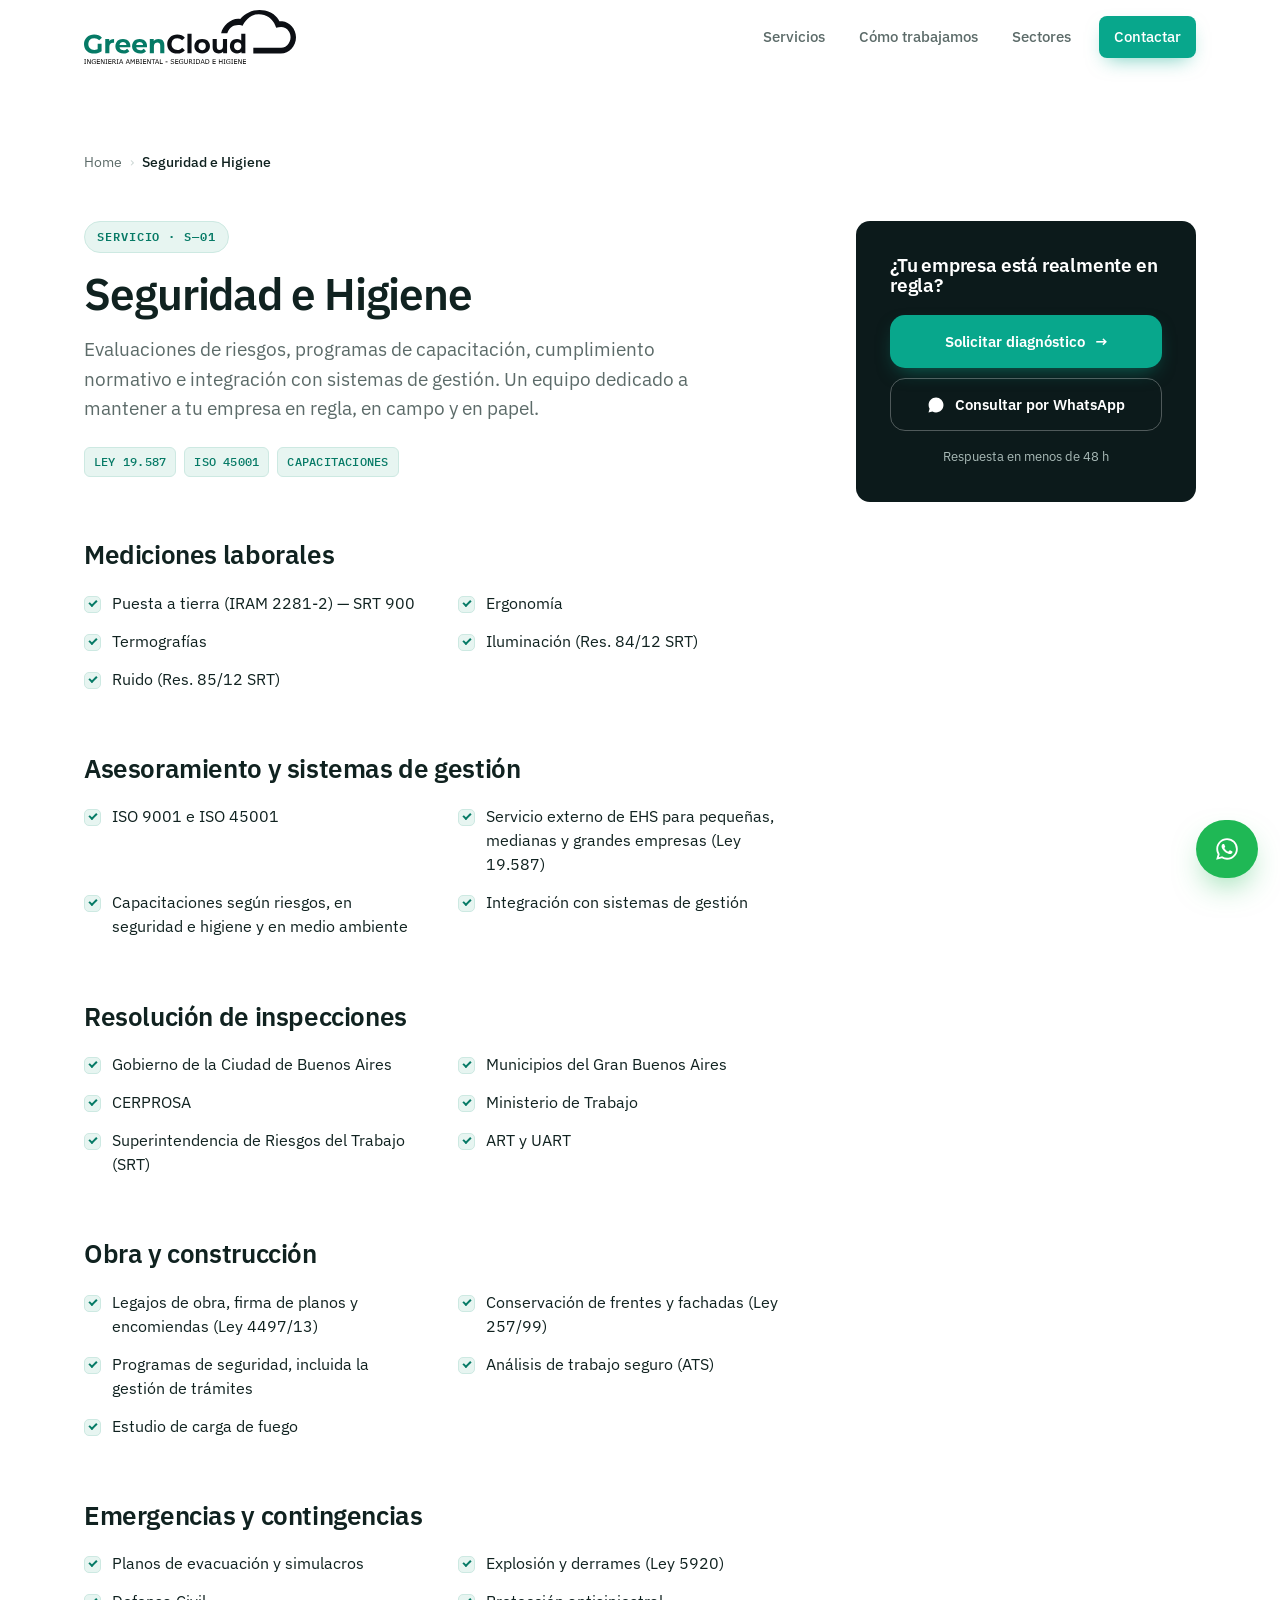
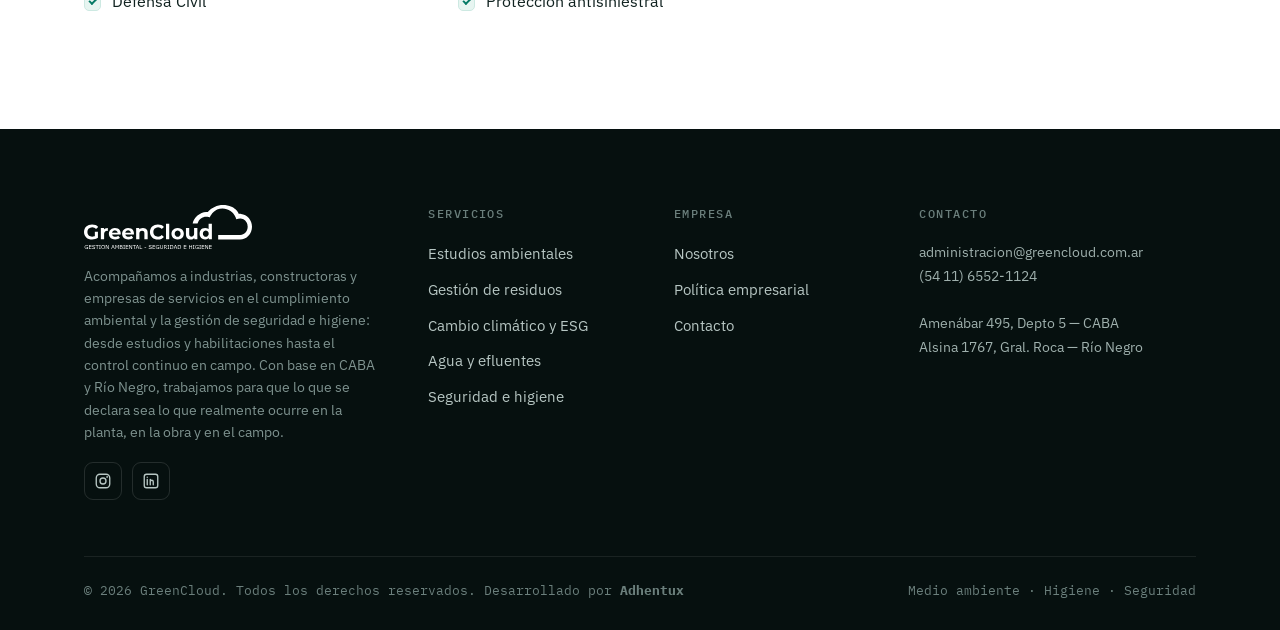
<file: web2026_02/seguridad-e-higiene.html>
<!DOCTYPE html>
<html lang="es">
<head>
<meta charset="UTF-8" />
<meta name="viewport" content="width=device-width, initial-scale=1.0" />
<link rel="icon" type="image/png" href="assets/favicon-96x96.png" sizes="96x96" />
<link rel="icon" type="image/svg+xml" href="assets/favicon.svg" />
<link rel="shortcut icon" href="assets/favicon.ico" />
<link rel="apple-touch-icon" sizes="180x180" href="assets/apple-touch-icon.png" />
<meta name="apple-mobile-web-app-title" content="GreenCloud" />
<link rel="manifest" href="assets/site.webmanifest" />
<meta name="theme-color" content="#08A78C" />
<title>Seguridad e Higiene — GreenCloud</title>
<meta name="description" content="Servicio de seguridad e higiene laboral: mediciones (puesta a tierra, ergonomía, ruido, iluminación), sistemas de gestión ISO 45001, resolución de inspecciones ante SRT y Ministerio de Trabajo, programas de seguridad en obra y planes de emergencia. CABA y Río Negro." />
<link rel="canonical" href="https://greencloud.com.ar/seguridad-e-higiene.html" />
<meta property="og:title" content="Seguridad e Higiene — GreenCloud" />
<meta property="og:description" content="Servicio de seguridad e higiene laboral: mediciones (puesta a tierra, ergonomía, ruido, iluminación), sistemas de gestión ISO 45001, resolución de inspecciones ante SRT y Ministerio de Trabajo, programas de seguridad en obra y planes de emergencia. CABA y Río Negro." />
<meta property="og:type" content="website" />
<meta property="og:url" content="https://greencloud.com.ar/seguridad-e-higiene.html" />
<meta property="og:image" content="https://greencloud.com.ar/assets/og-greencloud-2026.png" />
<meta property="og:image:width" content="1200" />
<meta property="og:image:height" content="630" />
<meta property="og:image:alt" content="GreenCloud — Gestión Ambiental, Seguridad e Higiene" />
<meta property="og:site_name" content="GreenCloud" />
<meta property="og:locale" content="es_AR" />
<meta name="twitter:card" content="summary_large_image" />
<link rel="preconnect" href="https://fonts.googleapis.com" />
<link rel="preconnect" href="https://fonts.gstatic.com" crossorigin />
<link href="https://fonts.googleapis.com/css2?family=IBM+Plex+Mono:wght@400;500;600&family=IBM+Plex+Sans:wght@400;500;600;700&display=swap" rel="stylesheet" />
<link rel="stylesheet" href="assets/main.css?v=20260824a" />
<!-- Google tag (gtag.js) -->
<script async src="https://www.googletagmanager.com/gtag/js?id=G-DZ4Z9TL2PF"></script>
<script>
  window.dataLayer = window.dataLayer || [];
  function gtag(){dataLayer.push(arguments);}
  gtag('js', new Date());

  gtag('config', 'G-DZ4Z9TL2PF');
</script>
</head>
<body>

<!-- ============================= NAV ============================= -->
<header class="nav" id="nav">
  <div class="wrap nav-in">
    <a class="brand" href="index.html#top" aria-label="GreenCloud inicio">
<img src="assets/logo-greencloud-2026.svg" alt="GreenCloud" style="height:54px;width:auto;" />
    </a>
    <nav class="nav-links" id="nav-links" aria-label="Principal">
      <a href="index.html#servicios">Servicios</a>
      <a href="index.html#diferencial">Cómo trabajamos</a>
      <a href="index.html#sectores">Sectores</a>
      <a class="btn btn-primary nav-cta" href="index.html#contacto">Contactar</a>
    </nav>
    <button class="nav-burger" id="nav-burger" aria-label="Abrir menú" aria-expanded="false" aria-controls="nav-links">
      <svg class="ico-menu" viewBox="0 0 24 24" fill="none" stroke="currentColor" stroke-width="1.8" stroke-linecap="round"><path d="M4 7h16M4 12h16M4 17h16"/></svg>
      <svg class="ico-close" viewBox="0 0 24 24" fill="none" stroke="currentColor" stroke-width="1.8" stroke-linecap="round"><path d="M6 6l12 12M18 6L6 18"/></svg>
    </button>
  </div>
</header>

<main id="top">

<!-- ============================= DETALLE DE SERVICIOS ============================= -->
<section class="sub">
  <div class="wrap">
    <nav class="crumb" aria-label="Migas de pan">
      <a href="index.html#top">Home</a><span class="sep">›</span>
      <span class="here">Seguridad e Higiene</span>
    </nav>

    <div class="sub-layout">
      <div class="sub-main">

        <header class="sub-hero reveal">
          <span class="badge">Servicio · S—01</span>
          <h1>Seguridad e Higiene</h1>
          <p class="lead">Evaluaciones de riesgos, programas de capacitación, cumplimiento normativo e integración con sistemas de gestión. Un equipo dedicado a mantener a tu empresa en regla, en campo y en papel.</p>
          <div class="chips" style="margin-top:24px"><span class="chip">LEY 19.587</span><span class="chip">ISO 45001</span><span class="chip">CAPACITACIONES</span></div>
        </header>

        <div class="block reveal">
          <h2 class="block-h">Mediciones laborales</h2>
          <ul class="hys-list">
            <li>Puesta a tierra (IRAM 2281-2) — SRT 900</li>
            <li>Ergonomía</li>
            <li>Termografías</li>
            <li>Iluminación (Res. 84/12 SRT)</li>
            <li>Ruido (Res. 85/12 SRT)</li>
          </ul>
        </div>

        <div class="block reveal">
          <h2 class="block-h">Asesoramiento y sistemas de gestión</h2>
          <ul class="hys-list">
            <li>ISO 9001 e ISO 45001</li>
            <li>Servicio externo de EHS para pequeñas, medianas y grandes empresas (Ley 19.587)</li>
            <li>Capacitaciones según riesgos, en seguridad e higiene y en medio ambiente</li>
            <li>Integración con sistemas de gestión</li>
          </ul>
        </div>

        <div class="block reveal">
          <h2 class="block-h">Resolución de inspecciones</h2>
          <ul class="hys-list">
            <li>Gobierno de la Ciudad de Buenos Aires</li>
            <li>Municipios del Gran Buenos Aires</li>
            <li>CERPROSA</li>
            <li>Ministerio de Trabajo</li>
            <li>Superintendencia de Riesgos del Trabajo (SRT)</li>
            <li>ART y UART</li>
          </ul>
        </div>

        <div class="block reveal">
          <h2 class="block-h">Obra y construcción</h2>
          <ul class="hys-list">
            <li>Legajos de obra, firma de planos y encomiendas (Ley 4497/13)</li>
            <li>Conservación de frentes y fachadas (Ley 257/99)</li>
            <li>Programas de seguridad, incluida la gestión de trámites</li>
            <li>Análisis de trabajo seguro (ATS)</li>
            <li>Estudio de carga de fuego</li>
          </ul>
        </div>

        <div class="block reveal">
          <h2 class="block-h">Emergencias y contingencias</h2>
          <ul class="hys-list">
            <li>Planos de evacuación y simulacros</li>
            <li>Explosión y derrames (Ley 5920)</li>
            <li>Defensa Civil</li>
            <li>Protección antisiniestral</li>
          </ul>
        </div>

      </div>

      <aside class="sub-aside">
        <div class="cta-box reveal" id="contacto">
          <h3>¿Tu empresa está realmente en regla?</h3>
          <div class="cta-box-actions">
            <a class="btn btn-primary" href="mailto:administracion@greencloud.com.ar?subject=Consulta%20%E2%80%94%20Seguridad%20e%20Higiene">Solicitar diagnóstico <span class="arr" aria-hidden="true">→</span></a>
            <a class="btn btn-ghost" href="https://wa.me/5491165521124?text=Hola,%20quiero%20consultar%20sobre%20seguridad%20e%20higiene." target="_blank" rel="noopener"><svg viewBox="0 0 24 24" fill="currentColor"><path d="M12.04 2C6.58 2 2.13 6.45 2.13 11.91c0 1.75.46 3.45 1.32 4.95L2 22l5.25-1.38a9.9 9.9 0 0 0 4.79 1.22h.01c5.46 0 9.91-4.45 9.91-9.91 0-2.65-1.03-5.14-2.9-7.01A9.82 9.82 0 0 0 12.04 2Zm4.52 11.97c-.25-.12-1.47-.72-1.69-.81-.23-.08-.39-.12-.56.13-.16.25-.64.8-.79.97-.14.16-.29.18-.54.06-.25-.12-1.05-.39-1.99-1.23-.74-.66-1.23-1.47-1.38-1.72-.14-.25-.01-.38.11-.5.11-.11.25-.29.37-.43.12-.14.16-.25.25-.41.08-.16.04-.31-.02-.43-.06-.12-.56-1.34-.76-1.84-.2-.48-.41-.42-.56-.43h-.48c-.16 0-.43.06-.66.31-.23.25-.86.85-.86 2.07 0 1.22.89 2.4 1.01 2.56.12.16 1.75 2.67 4.23 3.74.59.26 1.05.41 1.41.52.59.19 1.13.16 1.56.1.48-.07 1.47-.6 1.68-1.18.21-.58.21-1.07.14-1.18-.06-.11-.22-.17-.47-.29Z"/></svg> Consultar por WhatsApp</a>
          </div>
          <p class="cta-note">Respuesta en menos de 48 h</p>
        </div>
      </aside>

    </div>
  </div>
</section>

</main>

<!-- ============================= FOOTER ============================= -->
<footer class="foot">
  <div class="wrap">
    <div class="foot-top">
      <div>
        <div class="brand">
<img src="assets/logo-greencloud-blanco-2026.svg" alt="GreenCloud" style="height:44px;width:auto;" />
        </div>
        <p class="foot-tag" style="max-width:46ch">Acompañamos a industrias, constructoras y empresas de servicios en el cumplimiento ambiental y la gestión de seguridad e higiene: desde estudios y habilitaciones hasta el control continuo en campo. Con base en CABA y Río Negro, trabajamos para que lo que se declara sea lo que realmente ocurre en la planta, en la obra y en el campo.</p>
        <div class="socials">
          <a href="https://instagram.com/greencloud.ar" target="_blank" rel="noopener" aria-label="Instagram"><svg width="18" height="18" viewBox="0 0 24 24" fill="none"><rect x="3" y="3" width="18" height="18" rx="5" stroke="currentColor" stroke-width="1.8"/><circle cx="12" cy="12" r="4" stroke="currentColor" stroke-width="1.8"/><circle cx="17.5" cy="6.5" r="1.2" fill="currentColor"/></svg></a>
          <a href="https://linkedin.com/company/greencloud-consulting" target="_blank" rel="noopener" aria-label="LinkedIn"><svg width="18" height="18" viewBox="0 0 24 24" fill="none"><rect x="3" y="3" width="18" height="18" rx="3" stroke="currentColor" stroke-width="1.8"/><path d="M7 10v7M7 7v.01M11 17v-4a2 2 0 0 1 4 0v4M11 17v-7" stroke="currentColor" stroke-width="1.8" stroke-linecap="round" stroke-linejoin="round"/></svg></a>
        </div>
      </div>
      <div>
        <h4>Servicios</h4>
        <ul>
          <li><a href="estudios-impacto-ambiental.html">Estudios ambientales</a></li>
          <li><a href="">Gestión de residuos</a></li>
          <li><a href="">Cambio climático y ESG</a></li>
          <li><a href="">Agua y efluentes</a></li>
          <li><a href="seguridad-e-higiene.html">Seguridad e higiene</a></li>
        </ul>
      </div>
      <div>
        <h4>Empresa</h4>
        <ul>
          <li><a href="index.html#diferencial">Nosotros</a></li>
          <li><a href="politica.html">Política empresarial</a></li>
          <li><a href="index.html#contacto">Contacto</a></li>
        </ul>
      </div>
      <div>
        <h4>Contacto</h4>
        <p class="contact">
          <a href="mailto:administracion@greencloud.com.ar">administracion@greencloud.com.ar</a><br/>
          <a href="tel:+541125034399">(54 11) 6552-1124</a><br/><br/>
          Amenábar 495, Depto 5 — CABA<br/>
          Alsina 1767, Gral. Roca — Río Negro
        </p>
      </div>
    </div>
    <div class="foot-bot">
      <span>© 2026 GreenCloud. Todos los derechos reservados. Desarrollado por <strong><a href="https://adhentux.com" target="_blank" rel="noopener">Adhentux</a></strong></span>
      <span>Medio ambiente · Higiene · Seguridad</span>
    </div>
  </div>
</footer>

<!-- ============================= WHATSAPP ============================= -->
<a class="wa" href="https://wa.me/5491165521124?text=Hola,%20quiero%20consultar%20sobre%20seguridad%20e%20higiene." target="_blank" rel="noopener" aria-label="Escribinos por WhatsApp">
  <svg viewBox="0 0 24 24" fill="currentColor"><path d="M12.04 2C6.58 2 2.13 6.45 2.13 11.91c0 1.75.46 3.45 1.32 4.95L2 22l5.25-1.38a9.9 9.9 0 0 0 4.79 1.22h.01c5.46 0 9.91-4.45 9.91-9.91 0-2.65-1.03-5.14-2.9-7.01A9.82 9.82 0 0 0 12.04 2Zm0 18.13h-.01a8.2 8.2 0 0 1-4.18-1.15l-.3-.18-3.11.82.83-3.04-.2-.31a8.2 8.2 0 0 1-1.26-4.38c0-4.54 3.7-8.23 8.24-8.23a8.2 8.2 0 0 1 5.82 2.42 8.18 8.18 0 0 1 2.41 5.82c0 4.54-3.7 8.23-8.24 8.23Zm4.52-6.16c-.25-.12-1.47-.72-1.69-.81-.23-.08-.39-.12-.56.13-.16.25-.64.8-.79.97-.14.16-.29.18-.54.06-.25-.12-1.05-.39-1.99-1.23-.74-.66-1.23-1.47-1.38-1.72-.14-.25-.01-.38.11-.5.11-.11.25-.29.37-.43.12-.14.16-.25.25-.41.08-.16.04-.31-.02-.43-.06-.12-.56-1.34-.76-1.84-.2-.48-.41-.42-.56-.43-.14-.01-.31-.01-.48-.01-.16 0-.43.06-.66.31-.23.25-.86.85-.86 2.07 0 1.22.89 2.4 1.01 2.56.12.16 1.75 2.67 4.23 3.74.59.26 1.05.41 1.41.52.59.19 1.13.16 1.56.1.48-.07 1.47-.6 1.68-1.18.21-.58.21-1.07.14-1.18-.06-.11-.22-.17-.47-.29Z"/></svg>
  <span>Consultanos</span>
</a>

<script src="assets/main.js"></script>
</body>
</html>
</file>
<file: web2026_02/assets/main.css>
/* ============================================================
   GREENCLOUD — DESIGN SYSTEM TOKENS
   Tipografía: IBM Plex Sans (UI) + IBM Plex Mono (datos técnicos)
   Color: teal modernizado + neutros fríos + ink (teal-negro)
   ============================================================ */
:root{
  /* Brand */
  --teal:        #08A78C;   /* primary, modernizado */
  --teal-mid:    #08A78C;
  --teal-deep:   #067A66;   /* hover / texto sobre claro */
  --teal-bright: #1ED3AE;   /* acento sobre ink */
  --teal-tint:   #E7F5F1;   /* fondos suaves */

  /* Ink / dark sections */
  --ink:    #0C1A1B;
  --ink-2:  #12262A;
  --ink-3:  #1C383C;

  /* Neutros */
  --paper:   #FFFFFF;
  --paper-2: #F4F7F6;
  --line:    #E2E8E7;
  --line-2:  #CDD7D5;
  --fg:      #102220;   /* texto principal */
  --muted:   #5C6B69;   /* texto secundario */
  --muted-2: #8A9794;

  /* Sistema */
  --maxw: 1240px;
  --gutter: clamp(20px, 5vw, 64px);
  --radius: 14px;
  --radius-s: 10px;
  --ease: cubic-bezier(.22,.61,.36,1);
  --shadow: 0 1px 2px rgba(12,26,27,.04), 0 12px 32px -16px rgba(12,26,27,.18);
  --shadow-hover: 0 1px 2px rgba(12,26,27,.05), 0 28px 56px -24px rgba(8,167,140,.28);
  --sans: "IBM Plex Sans", system-ui, sans-serif;
  --mono: "IBM Plex Mono", ui-monospace, monospace;
  --mono-creds: "JetBrains Mono", "IBM Plex Mono", ui-monospace, monospace;

  /* Credenciales / franja marquee (tweakable) --------------------------------
     Cambiar SOLO este bloque para probar otra tipografia en la banda CREDENCIALES.
     Opcion A (activa) = JetBrains Mono. Las demas estan abajo comentadas.       */
  /* 
  --creds-font:     var(--mono-creds);
  --creds-size:     13px;
  --creds-weight:   500;
  --creds-tracking: .08em;
  --creds-case:     none; 
  */

  --creds-font:var(--sans); /*"Space Grotesk",*/
  --creds-size:12px;
  --creds-weight:500; 
  --creds-tracking:.10em; 
  --creds-case:uppercase;
}

/* ---- OPCIONES DE TIPOGRAFIA PARA .creds ------------------------------------
   Descomentar UNO de los bloques y comentar los valores de arriba.

   B) IBM Plex Mono 600 - mismo sistema tipografico, mas solido. (ya cargada)
   :root{ --creds-font:"IBM Plex Mono",ui-monospace,monospace; --creds-size:13px;
          --creds-weight:600; --creds-tracking:.06em; --creds-case:none; }

   C) IBM Plex Sans 600 tracking amplio - etiqueta corporativa, menos "codigo". (ya cargada)
   :root{ --creds-font:var(--sans); --creds-size:12.5px;
          --creds-weight:600; --creds-tracking:.18em; --creds-case:uppercase; }

   D) Space Grotesk 500 - tecnico moderno, no monoespaciada. (requiere link)
   :root{ --creds-font:"Space Grotesk",var(--sans); --creds-size:14px;
          --creds-weight:500; --creds-tracking:.10em; --creds-case:uppercase; }

   E) Barlow Condensed 600 - industrial/condensada, entran mas items. (requiere link)
   :root{ --creds-font:"Barlow Condensed",var(--sans); --creds-size:16px;
          --creds-weight:600; --creds-tracking:.14em; --creds-case:uppercase; }

   F) DM Mono 500 - mono geometrica, mas suave y legible que JetBrains. (requiere link)
   :root{ --creds-font:"DM Mono",ui-monospace,monospace; --creds-size:13px;
          --creds-weight:500; --creds-tracking:.10em; --creds-case:none; }

   Para D/E/F agregar la familia al <link> de Google Fonts en index.html:
   &family=Space+Grotesk:wght@500;600  |  &family=Barlow+Condensed:wght@500;600
   &family=DM+Mono:wght@400;500
--------------------------------------------------------------------------- */
:root{

  /* Eyebrow / subtitulo (tweakable) */
  --eyebrow-font: var(--sans);
  --eyebrow-case: uppercase;
  --eyebrow-tracking: .12em;
  --eyebrow-weight: 600;
}

*{ box-sizing:border-box; margin:0; padding:0; }
html{ scroll-behavior:smooth; -webkit-text-size-adjust:100%; }
body{
  font-family:var(--sans);
  color:var(--fg);
  background:var(--paper);
  line-height:1.55;
  -webkit-font-smoothing:antialiased;
  text-rendering:optimizeLegibility;
}
img{ max-width:100%; display:block; }
a{ color:inherit; text-decoration:none; }
::selection{ background:var(--teal); color:#fff; }

.wrap{ max-width:var(--maxw); margin:0 auto; padding-inline:var(--gutter); }

/* ---------- Type helpers ---------- */
.eyebrow{
  font-family:var(--eyebrow-font);
  font-size:12.5px;
  font-weight:var(--eyebrow-weight);
  letter-spacing:var(--eyebrow-tracking);
  text-transform:var(--eyebrow-case);
  color:var(--teal-deep);
  display:inline-flex;
  align-items:center;
  gap:10px;
}
.eyebrow .num{ color:var(--muted-2); }
.eyebrow::before{
  content:"";
  width:26px; height:1.5px; background:var(--teal);
  display:inline-block;
}
.on-ink .eyebrow{ color:var(--teal-bright); }
.on-ink .eyebrow .num{ color:#6f8784; }

h1,h2,h3{ line-height:1.06; letter-spacing:-.02em; font-weight:600; }
.h-sec{ font-size:clamp(30px,4.4vw,52px); font-weight:600; letter-spacing:-.025em; }
.lead{ font-size:clamp(16px,1.5vw,19px); color:var(--muted); max-width:62ch; }
.on-ink .lead{ color:#A9BAB7; }

/* ---------- Buttons ---------- */
.btn{
  display:inline-flex; align-items:center; gap:10px;
  font-family:var(--sans); font-size:15px; font-weight:600;
  padding:14px 22px; border-radius:15px; border:1.5px solid transparent;
  cursor:pointer; transition:.25s var(--ease);
  white-space:nowrap;
}
.btn .arr{ transition:transform .25s var(--ease); }
.btn:hover .arr{ transform:translateX(3px); }
.btn-primary{ background:var(--teal); color:#fff; box-shadow:0 8px 20px -8px rgba(8,167,140,.6); }
.btn-primary:hover{ background:var(--teal-deep); box-shadow:0 12px 26px -8px rgba(8,167,140,.7); }
.btn-ghost{ background:transparent; color:var(--fg); border-color:var(--line-2); }
.btn-ghost:hover{ border-color:var(--teal); color:var(--teal-deep); }
.on-ink .btn-ghost{ color:#fff; border-color:rgba(255,255,255,.28); }
.on-ink .btn-ghost:hover{ border-color:var(--teal-bright); color:var(--teal-bright); }

/* ---------- Mono chips (normativa) ---------- */
.chips{ display:flex; flex-wrap:wrap; gap:8px; }
.chip{
  font-family:var(--mono); font-size:11.5px; font-weight:500;
  letter-spacing:.02em; color:var(--teal-deep);
  background:var(--teal-tint); border:1px solid #CDE9E2;
  padding:5px 9px; border-radius:6px; white-space:nowrap;
}
.on-ink .chip{ background:rgba(30,211,174,.10); border-color:rgba(30,211,174,.22); color:var(--teal-bright); }

/* ============================================================
   NAV
   ============================================================ */
.nav{
  position:sticky; top:0; z-index:50;
  background:rgba(255,255,255,.82);
  backdrop-filter:saturate(180%) blur(14px);
  -webkit-backdrop-filter:saturate(180%) blur(14px);
  border-bottom:1px solid transparent;
  transition:border-color .3s, box-shadow .3s;
}
.nav.scrolled{ border-color:var(--line); box-shadow:0 1px 0 rgba(12,26,27,.02); }
.nav-in{ display:flex; align-items:center; justify-content:space-between; height:74px; }
.brand{ display:flex; align-items:center; gap:11px; font-weight:700; font-size:20px; letter-spacing:-.02em; }
.brand .mark{ color:var(--teal); }
.brand b{ color:var(--fg); font-weight:700; }
.brand b span{ color:var(--teal-deep); }
.nav-links{ display:flex; align-items:center; gap:6px; }
.nav-links a{
  font-size:14.5px; font-weight:500; color:var(--muted);
  padding:9px 14px; border-radius:8px; transition:.2s;
}
.nav-links a:hover{ color:var(--fg); background:var(--paper-2); }
.nav-links a.btn-primary{ color:#fff; }
.nav-links a.btn-primary:hover{ color:var(--muted); }
.nav-cta{ margin-left:8px; }
.nav-burger{
  display:none; align-items:center; justify-content:center;
  width:40px; height:40px; padding:0; border:none; border-radius:8px;
  background:transparent; color:var(--fg); cursor:pointer;
}
.nav-burger:hover{ background:var(--paper-2); }
.nav-burger svg{ width:22px; height:22px; }
.nav-burger .ico-close{ display:none; }
.nav-burger[aria-expanded="true"] .ico-menu{ display:none; }
.nav-burger[aria-expanded="true"] .ico-close{ display:block; }

.hero{ position:relative; height:88vh; min-height:600px; overflow:hidden; color:#fff; }
.hero-slide{ position:absolute; inset:0; opacity:0; transition:opacity 1.1s var(--ease); pointer-events:none; }
.hero-slide.active{ opacity:1; pointer-events:auto; }
.hero-slide image-slot{ position:absolute; inset:0; z-index:0; width:100%; height:100%; }
.hero-slide image-slot::part(frame){ background:linear-gradient(160deg,#0d2a26,#08423a); }
.hero-slide::before{
  content:""; position:absolute; inset:0; z-index:1; pointer-events:none;
  background:
    linear-gradient(180deg, rgba(6,16,15,.7) 0%, rgba(6,16,15,.58) 40%, rgba(6,16,15,.96) 100%),
    linear-gradient(90deg, rgba(6,16,15,.84) 0%, rgba(6,16,15,.2) 60%);
}
.hero-slide-copy{ position:relative; z-index:2; height:100%; display:flex; flex-direction:column; justify-content:flex-start; padding-top:clamp(60px,9vh,110px); max-width:900px; padding-bottom:90px; }
.hero-slide-copy .eyebrow{ color:var(--teal-bright); margin-bottom:26px; }
.hero-slide-copy .eyebrow::before{ background:var(--teal-bright); }
.hero-slide-copy h1{ font-size:clamp(38px,6vw,76px); font-weight:600; letter-spacing:-.03em; line-height:1.05; text-wrap:balance; margin-bottom:26px; color:#fff; }
.hero-slide-copy h1 em{ font-style:normal; color:var(--teal-bright); }
.hero-slide-copy .lead{ color:rgba(255,255,255,.87); max-width:56ch; margin-bottom:36px; }
.hero-cta{ display:flex; flex-wrap:wrap; gap:14px; }
.hero-scroll{ position:absolute; left:0; right:0; bottom:34px; z-index:3; display:flex; align-items:center; gap:12px; font-family:var(--mono); font-size:11px; letter-spacing:.1em; text-transform:uppercase; color:rgba(255,255,255,.65); }
.hero-scroll .ln{ width:1px; height:34px; background:rgba(255,255,255,.4); position:relative; overflow:hidden; }
.hero-scroll .ln::after{ content:""; position:absolute; top:0; left:0; width:100%; height:40%; background:var(--teal-bright); animation:scrollDown 1.8s ease-in-out infinite; }
@keyframes scrollDown{ 0%{ transform:translateY(-100%); } 100%{ transform:translateY(250%); } }
.hero-dots{ position:absolute; right:clamp(20px,5vw,64px); bottom:36px; z-index:3; display:flex; gap:9px; }
.hero-dots button{ width:9px; height:9px; border-radius:50%; background:rgba(255,255,255,.35); border:none; padding:0; cursor:pointer; transition:.3s var(--ease); }
.hero-dots button.on{ background:var(--teal-bright); width:26px; border-radius:5px; }

/* ============================================================
   CREDENCIALES — franja de color con marquee
   ============================================================ */
.creds{
  background:var(--teal); color:#fff; overflow:hidden;
  border-block:1px solid var(--teal-deep);
}
.creds-track{
  display:flex; align-items:center; gap:0; width:max-content;
  padding-block:18px;
  animation:creds-scroll 24s linear infinite;
}
.creds-track span{
  font-family:var(--creds-font); font-size:var(--creds-size);
  font-weight:var(--creds-weight); letter-spacing:var(--creds-tracking);
  text-transform:var(--creds-case);
  white-space:nowrap; padding-inline:26px; color:#EAFBF6;
}
.creds-track i{ width:5px; height:5px; border-radius:50%; background:rgba(255,255,255,.5); flex:none; }
@keyframes creds-scroll{ from{ transform:translateX(0); } to{ transform:translateX(-50%); } }
@media (prefers-reduced-motion:reduce){ .creds-track{ animation:none; } }
/* .creds:hover .creds-track{ animation-play-state:paused; }  <- pausaba la banda al pasar el cursor */

/* ============================================================
   GENERIC SECTION
   ============================================================ */
section{ padding-block:clamp(84px,9vw,148px); }
[id]{ scroll-margin-top:90px; }
.sec-head{ max-width:760px; margin-bottom:clamp(48px,5.5vw,78px); }
.sec-head .eyebrow{ margin-bottom:22px; }
.sec-head .h-sec{ margin-bottom:22px; text-wrap:balance; }

/* ============================================================
   SERVICIOS
   ============================================================ */
.svc-grid{ display:grid; grid-template-columns:repeat(3,1fr); gap:24px; }
.svc{
  position:relative; background:var(--paper); border:1px solid var(--line);
  border-radius:var(--radius); padding:36px 32px 32px;
  display:flex; flex-direction:column; gap:18px;
  transition:.3s var(--ease); overflow:hidden;
}
.svc::before{
  content:""; position:absolute; left:0; top:0; height:3px; width:0;
  background:var(--teal); transition:width .35s var(--ease);
}
.svc:hover{ border-color:#CDE9E2; transform:translateY(-4px); box-shadow:var(--shadow-hover); }
.svc:hover::before{ width:100%; }
.svc-top{ display:flex; align-items:center; justify-content:space-between; gap:14px; }
.svc-ico{
  width:52px; height:52px; flex:none; border-radius:13px;
  display:grid; place-items:center;
  background:var(--teal-tint); color:var(--teal-deep);
  border:1px solid #CDE9E2;
  transition:.3s var(--ease);
}
.svc-ico svg{ width:26px; height:26px; }
.svc:hover .svc-ico{ background:var(--teal); color:#fff; border-color:var(--teal); transform:rotate(-3deg) scale(1.04); }
.svc-num{ font-family:var(--mono); font-size:12px; color:var(--muted-2); letter-spacing:.1em; }
.svc h3{ font-size:21px; font-weight:600; letter-spacing:-.015em; }
.svc p{ font-size:14.5px; color:var(--muted); line-height:1.6; flex:1; }
.svc-foot{ display:flex; align-items:center; justify-content:space-between; gap:14px; margin-top:6px; }
.svc-foot:not(:empty){ margin-top:14px; padding-top:16px; border-top:1px solid var(--line); }
.svc-link{ font-size:14.5px; font-weight:700; color:var(--teal); display:inline-flex; align-items:center; gap:7px; transition:color .2s var(--ease); }
.svc-link .arr{ transition:transform .25s var(--ease); }
.svc:hover .svc-link{ color:var(--teal-deep); }
.svc:hover .svc-link .arr{ transform:translateX(4px); }

/* ============================================================
   DIFERENCIAL (ink section)
   ============================================================ */
.ink{ background:var(--ink); color:#fff; position:relative; }
.ink::before{ content:""; position:absolute; top:0; left:0; right:0; height:1px; background:linear-gradient(90deg, transparent, rgba(30,211,174,.55), transparent); }
.ink .h-sec{ color:#fff; }
.dif-top{ display:grid; grid-template-columns:.9fr 1.1fr; gap:clamp(36px,5.5vw,80px); align-items:start; margin-bottom:clamp(56px,6vw,92px); }
.dif-top .h-sec{ text-wrap:balance; }
.dif-body p{ color:#B7C6C3; font-size:clamp(16px,1.5vw,18.5px); line-height:1.75; }
.dif-body p + p{ margin-top:20px; }
.dif-body strong{ color:#fff; font-weight:600; }

/* ============================================================
   SECTORES
   ============================================================ */
.sectores{ background:var(--paper-2); }
.sect-grid{ display:grid; grid-template-columns:repeat(4,1fr); gap:22px; }
.sect{
  position:relative; border-radius:var(--radius); overflow:hidden;
  aspect-ratio:3/4; box-shadow:var(--shadow); background:var(--ink);
}
.sect image-slot{ position:absolute; inset:0; width:100%; height:100%; }
.sect .ov{
  position:absolute; inset:0; z-index:2; pointer-events:none;
  background:linear-gradient(180deg, rgba(8,18,19,0) 38%, rgba(8,18,19,.86) 100%);
  display:flex; flex-direction:column; justify-content:flex-end;
  padding:26px;
}
.sect .sn{ font-family:var(--mono); font-size:11.5px; color:var(--teal-bright); letter-spacing:.1em; margin-bottom:7px; }
.sect h3{ font-size:18px; font-weight:600; color:#fff; letter-spacing:-.01em; }
.sect{ transition:transform .4s var(--ease), box-shadow .4s var(--ease); }
.sect:hover{ transform:translateY(-5px); box-shadow:var(--shadow-hover); }
.sect image-slot{ transition:transform .55s var(--ease); }
.sect:hover image-slot{ transform:scale(1.06); }
.sect .ov{ transition:background .4s var(--ease); }
.sect:hover .ov{ background:linear-gradient(180deg, rgba(8,18,19,0) 30%, rgba(8,18,19,.9) 100%); }

/* ============================================================
   TESTIMONIOS
   ============================================================ */
.tst-grid{ display:grid; grid-template-columns:repeat(3,1fr); gap:24px; }
.tst{
  border:1px solid var(--line); border-radius:var(--radius);
  padding:36px 32px; display:flex; flex-direction:column; gap:22px;
  background:var(--paper);
}
.tst .qm{ font-family:var(--mono); font-size:40px; line-height:.6; color:var(--teal); height:20px; }
.tst blockquote{ font-size:16.5px; line-height:1.6; color:var(--fg); flex:1; }
.tst .who{ display:flex; align-items:center; gap:13px; border-top:1px solid var(--line); padding-top:18px; }
.tst .av{ width:42px; height:42px; border-radius:50%; background:var(--teal-tint); flex:none; }
.tst .who b{ font-size:14.5px; font-weight:600; display:block; }
.tst .who span{ font-size:12.5px; color:var(--muted); font-family:var(--mono); }
.tst.placeholder{ border-style:dashed; background:var(--paper-2); }
.tst.placeholder blockquote{ color:var(--muted-2); }

/* ============================================================
   IMAGE SLOTS — estado vacío con color de marca
   (cuando se suelta una foto, la imagen tapa este fondo)
   ============================================================ */
image-slot::part(ring){ border-color:rgba(8,167,140,.35); border-width:1.5px; }
image-slot{ color:var(--teal-deep); }

/* Sectores: gradiente teal→ink (combina con el overlay oscuro) */
.sect image-slot::part(frame){
  background:linear-gradient(165deg, var(--teal-deep) 0%, var(--ink-2) 60%, var(--ink) 100%);
}
.sect image-slot{ color:rgba(255,255,255,.55); }

/* ============================================================
   CTA FINAL
   ============================================================ */
.cta-final{ background:var(--ink); color:#fff; text-align:center; position:relative; }
.cta-final::before{ content:""; position:absolute; top:0; left:0; right:0; height:1px; background:linear-gradient(90deg, transparent, rgba(30,211,174,.55), transparent); }
.cta-final .inner{ max-width:720px; margin:0 auto; }
.cta-final h2{ font-size:clamp(30px,4.4vw,50px); color:#fff; margin-bottom:22px; text-wrap:balance; }
.cta-final p{ color:#B7C6C3; font-size:clamp(16px,1.6vw,19px); line-height:1.65; margin-bottom:34px; }
.cta-final .row{ display:flex; gap:14px; justify-content:center; flex-wrap:wrap; }

/* ============================================================
   FOOTER
   ============================================================ */
.foot{ background:#06100F; color:#9FB0AD; padding-block:clamp(54px,6vw,76px) 30px; }
.foot-top{ display:grid; grid-template-columns:1.5fr 1fr 1fr 1.4fr; gap:48px; margin-bottom:56px; }
.foot .brand{ color:#fff; margin-bottom:16px; }
.foot .brand b{ color:#fff; }
.foot .brand b span{ color:var(--teal-bright); }
.foot-tag{ font-size:14px; color:#7E928F; max-width:30ch; line-height:1.6; }
.foot h4{ font-family:var(--mono); font-size:12px; font-weight:500; letter-spacing:.12em; text-transform:uppercase; color:#6B7F7C; margin-bottom:18px; }
.foot ul{ list-style:none; display:flex; flex-direction:column; gap:11px; }
.foot ul a{ font-size:14.5px; color:#B7C6C3; transition:.2s; }
.foot ul a:hover{ color:var(--teal-bright); }
.foot .contact{ font-size:14px; line-height:1.7; color:#9FB0AD; }
.foot .contact a:hover{ color:#fff; }
.foot .socials{ display:flex; gap:10px; margin-top:18px; }
.foot .socials a{ width:38px; height:38px; border-radius:9px; border:1px solid rgba(255,255,255,.12); display:grid; place-items:center; color:#B7C6C3; transition:.2s; }
.foot .socials a:hover{ border-color:var(--teal-bright); color:var(--teal-bright); background:rgba(30,211,174,.08); }
.foot-bot{ border-top:1px solid rgba(255,255,255,.08); padding-top:24px; display:flex; justify-content:space-between; gap:16px; flex-wrap:wrap; font-size:12.5px; font-family:var(--mono); color:#6B7F7C; }

/* ============================================================
   WHATSAPP FLOAT
   ============================================================ */
.wa{
  position:fixed; right:22px; bottom:22px; z-index:60;
  display:flex; align-items:center; gap:0; overflow:hidden;
  background:#1FB855; color:#fff; border-radius:999px;
  height:58px; padding:0 18px; box-shadow:0 14px 32px -10px rgba(31,184,85,.6);
  transition:.3s var(--ease);
}
.wa svg{ width:26px; height:26px; flex:none; }
.wa span{ max-width:0; opacity:0; white-space:nowrap; font-weight:600; font-size:15px; transition:.35s var(--ease); }
.wa:hover{ padding-right:22px; }
.wa:hover span{ max-width:200px; opacity:1; margin-left:11px; }

/* ============================================================
   REVEAL ANIM
   ============================================================ */
@media (prefers-reduced-motion:no-preference){
  html.js .reveal{ opacity:0; transform:translateY(18px); transition:opacity .7s var(--ease), transform .7s var(--ease); }
  html.js .reveal.in{ opacity:1; transform:none; }
}

/* ============================================================
   SERVICIOS — bloques Ambiental (destacado) / H&S (secundario)
   ============================================================ */
.svc-block{ margin-bottom:clamp(48px,5vw,64px); }
.svc-block:last-child{ margin-bottom:0; }
.svc-block-head{ display:flex; align-items:baseline; justify-content:space-between; gap:20px; flex-wrap:wrap; margin-bottom:28px; }
.svc-block-head .h3-wrap{ display:flex; align-items:baseline; gap:14px; flex-wrap:wrap; }
.svc-block-head h3{ font-size:clamp(22px,2.2vw,27px); font-weight:600; letter-spacing:-.015em; }
.svc-block-tag{ font-family:var(--mono); font-size:10.5px; font-weight:600; letter-spacing:.1em; text-transform:uppercase; background:var(--teal); color:#fff; padding:6px 11px; border-radius:6px; white-space:nowrap; }
.svc-block-link{ font-size:14px; font-weight:600; color:var(--teal-deep); display:inline-flex; align-items:center; gap:7px; }
.svc-block-link .arr{ transition:transform .25s var(--ease); }
.svc-block-link:hover .arr{ transform:translateX(4px); }
.svc-grid-env{ grid-template-columns:repeat(3,1fr); }
.svc-env{ border-top:3px solid var(--teal); }
.svc-env .svc-ico{ background:var(--teal); color:#fff; border-color:var(--teal); }
.svc-env:hover{ box-shadow:0 28px 56px -24px rgba(8,167,140,.4); }

/* Variante sólida (cards 2, 6) */
.svc-solid{ background:var(--teal-mid); border-color:var(--teal-mid); }
.svc-solid h3{ color:#fff; }
.svc-solid p{ color:rgba(255,255,255,.88); }
.svc-solid .svc-num{ color:rgba(255,255,255,.7); }
.svc-solid .svc-ico{ background:rgba(255,255,255,.18); color:#fff; border-color:rgba(255,255,255,.28); }
.svc-solid:hover{ border-color:rgba(255,255,255,.4); }
.svc-solid:hover .svc-ico{ background:#fff; color:var(--teal-mid); border-color:#fff; }
.svc-solid .chip{ background:rgba(255,255,255,.16); border-color:rgba(255,255,255,.3); color:#fff; }

/* Variante oscura (cards 4, 8) */
.svc-dark{ background:#2E4F54; border-color:#3A5A5E; border-top-color:var(--teal-bright); }
.svc-dark::before{ background:var(--teal-bright); }
.svc-dark h3{ color:#fff; }
.svc-dark p{ color:#A9BAB7; }
.svc-dark .svc-ico{ background:rgba(30,211,174,.12); color:var(--teal-bright); border-color:rgba(30,211,174,.3); }
.svc-dark:hover{ border-color:#4A6C70; }
.svc-dark:hover .svc-ico{ background:var(--teal-bright); color:var(--ink-3); border-color:var(--teal-bright); }
.svc-dark .chip{ background:rgba(30,211,174,.12); border-color:rgba(30,211,174,.24); color:var(--teal-bright); }

.svc-block-hys .svc-block-head h3{ color:var(--muted); font-size:19px; }
.svc-hys{ grid-column:1 / -1; background:var(--paper-2); box-shadow:none; }
.svc-hys:hover{ transform:none; box-shadow:none; border-color:var(--line); }
.svc-hys::before{ display:none; }
.svc-hys .svc-ico{ background:var(--paper); }

/* ============================================================
   SEGURIDAD E HIGIENE — listado de servicios (páginas internas)
   ============================================================ */
.hys-list{ list-style:none; display:grid; grid-template-columns:repeat(2,1fr); gap:14px 40px; }
.hys-list li{ position:relative; padding-left:28px; font-size:15.5px; color:var(--fg); line-height:1.55; }
.hys-list li::before{
  content:""; position:absolute; left:0; top:5px; width:15px; height:15px;
  border-radius:5px; background:var(--teal-tint); border:1px solid #CDE9E2;
}
.hys-list li::after{
  content:""; position:absolute; left:5px; top:9px; width:6px; height:3px;
  border-left:2px solid var(--teal-deep); border-bottom:2px solid var(--teal-deep);
  transform:rotate(-45deg);
}

/* ============================================================
   SUBPÁGINAS DE SERVICIO — detalle (EIA, Residuos, etc.)
   ============================================================ */
.sub{ padding-block:clamp(48px,6vw,84px) clamp(84px,9vw,148px); }

.crumb{ display:flex; flex-wrap:wrap; align-items:center; gap:8px; font-size:13.5px; color:var(--muted); margin-bottom:clamp(32px,4vw,48px); }
.crumb a{ color:var(--muted); transition:color .2s var(--ease); }
.crumb a:hover{ color:var(--teal-deep); }
.crumb .sep{ color:var(--line-2); }
.crumb .here{ color:var(--fg); font-weight:500; }

.sub-layout{ display:grid; grid-template-columns:1fr 340px; gap:clamp(40px,5vw,72px); align-items:start; }
.sub-aside{ position:sticky; top:110px; }

.sub-hero{ margin-bottom:clamp(48px,5vw,64px); }
.sub-hero .badge{ display:inline-flex; font-family:var(--mono); font-size:11.5px; font-weight:600; letter-spacing:.08em; text-transform:uppercase; color:var(--teal-deep); background:var(--teal-tint); border:1px solid #CDE9E2; padding:6px 12px; border-radius:999px; margin-bottom:18px; }
.sub-hero h1{ font-size:clamp(30px,4vw,44px); font-weight:600; letter-spacing:-.025em; margin-bottom:18px; text-wrap:balance; }
.sub-hero .lead{ max-width:60ch; }

.sub-main .block{ margin-bottom:clamp(48px,5vw,64px); }
.sub-main .block:last-child{ margin-bottom:0; }
.block-h{ font-size:clamp(21px,2.2vw,26px); font-weight:600; letter-spacing:-.015em; margin-bottom:22px; }
.statement{ background:var(--paper-2); border:1px solid var(--line); border-radius:var(--radius); padding:clamp(24px,3vw,36px); }

.trig-list, .check-list{ list-style:none; display:flex; flex-direction:column; gap:14px; }
.trig-list li, .check-list li{ display:flex; align-items:flex-start; gap:12px; font-size:15.5px; color:var(--fg); line-height:1.55; }
.trig-list .mk, .check-list .ico{ flex:none; width:22px; height:22px; border-radius:6px; display:grid; place-items:center; margin-top:1px; }
.trig-list .mk{ background:var(--teal-tint); color:var(--teal-deep); border:1px solid #CDE9E2; }
.trig-list .mk svg{ width:13px; height:13px; }
.check-list .ico{ background:var(--teal); color:#fff; }
.check-list .ico svg{ width:11px; height:11px; }

.steps{ display:grid; gap:28px; }
.step{ display:flex; gap:20px; }
.step-n{ flex:none; width:38px; height:38px; border-radius:11px; display:grid; place-items:center; background:var(--teal-tint); color:var(--teal-deep); border:1px solid #CDE9E2; font-family:var(--mono); font-weight:600; font-size:15px; }
.step-body h3{ font-size:17px; font-weight:600; letter-spacing:-.01em; margin-bottom:6px; }
.step-body p{ font-size:14.5px; color:var(--muted); line-height:1.6; }

.related h2{ font-size:19px; font-weight:600; letter-spacing:-.01em; margin-bottom:20px; }
.related-grid{ display:flex; flex-direction:column; gap:2px; }
.related-grid .rel{ display:flex; align-items:center; justify-content:space-between; gap:14px; padding:16px 4px; border-bottom:1px solid var(--line); font-size:15px; font-weight:500; color:var(--fg); transition:color .2s var(--ease); }
.related-grid .rel:hover{ color:var(--teal-deep); }
.related-grid .rel .arr{ transition:transform .25s var(--ease); flex:none; }
.related-grid .rel:hover .arr{ transform:translateX(4px); }

.cta-box{ background:var(--ink); border-radius:var(--radius); padding:clamp(28px,3vw,34px); }
.cta-box h3{ color:#fff; font-size:19px; font-weight:600; letter-spacing:-.01em; margin-bottom:20px; }
.cta-box-actions{ display:flex; flex-direction:column; gap:10px; }
.cta-box .btn{ justify-content:center; width:100%; }
.cta-box .btn-ghost{ color:#fff; border-color:rgba(255,255,255,.28); }
.cta-box .btn-ghost:hover{ border-color:var(--teal-bright); color:var(--teal-bright); }
.cta-box .btn-ghost svg{ width:18px; height:18px; }
.cta-note{ margin-top:16px; font-size:13px; color:#A9BAB7; text-align:center; }

/* ============================================================
   POLÍTICA EMPRESARIAL (politica.html)
   ============================================================ */
.pol-intro p{ font-size:clamp(16px,1.5vw,17.5px); color:var(--muted); line-height:1.75; max-width:66ch; }
.pol-intro p + p{ margin-top:18px; }
.pol-intro strong{ color:var(--fg); font-weight:600; }
.pol-frame{ margin-top:clamp(34px,4vw,46px); padding:22px 24px; border:1px solid var(--line); background:var(--teal-tint); border-radius:var(--radius-s); }
.pol-frame p{ font-family:var(--mono); font-size:13.5px; letter-spacing:.01em; color:var(--teal-deep); line-height:1.6; margin:0; }
.commit{ margin-top:clamp(46px,5vw,64px); padding-top:clamp(30px,3.5vw,42px); border-top:1px solid var(--line); }
.commit-head{ display:flex; gap:18px; align-items:baseline; margin-bottom:22px; }
.commit-n{ flex:none; font-family:var(--mono); font-size:12px; font-weight:500; letter-spacing:.06em; color:var(--teal-deep); background:var(--teal-tint); border:1px solid #CDE9E2; border-radius:6px; padding:4px 8px; }
.commit h2{ font-size:clamp(21px,2.3vw,28px); font-weight:600; letter-spacing:-.02em; text-wrap:balance; }
.commit .check-list{ padding-left:0; }
.commit .check-list li{ font-size:15.5px; color:var(--muted); line-height:1.62; }
.commit .check-list li strong{ color:var(--fg); font-weight:600; }
.pol-close{ margin-top:clamp(52px,6vw,76px); padding:clamp(30px,3.5vw,40px) clamp(28px,3.5vw,40px); background:var(--ink); color:#fff; border-radius:var(--radius); position:relative; overflow:hidden; }
.pol-close::before{ content:""; position:absolute; top:0; left:28px; right:28px; height:1px; background:linear-gradient(90deg, transparent, rgba(30,211,174,.65), transparent); }
.pol-close p{ font-size:clamp(16.5px,1.7vw,19.5px); line-height:1.62; color:rgba(255,255,255,.9); max-width:56ch; text-wrap:pretty; }
.sign{ margin-top:clamp(30px,3.5vw,40px); display:flex; flex-wrap:wrap; gap:28px 56px; align-items:flex-end; justify-content:space-between; padding-top:26px; border-top:1px solid var(--line); }
.sign-who .sign-org{ font-family:var(--mono); font-size:11px; letter-spacing:.12em; text-transform:uppercase; color:var(--muted-2); margin-bottom:8px; }
.sign-who .sign-name{ font-size:18px; font-weight:600; letter-spacing:-.01em; }
.sign-meta{ font-family:var(--mono); font-size:11.5px; line-height:1.9; color:var(--muted-2); text-align:right; }
.pol-toc{ position:sticky; top:96px; }
.pol-toc h3{ font-family:var(--mono); font-size:11px; font-weight:500; letter-spacing:.12em; text-transform:uppercase; color:var(--muted-2); margin-bottom:16px; }
.pol-toc ol{ list-style:none; display:grid; gap:2px; counter-reset:t; }
.pol-toc a{ display:grid; grid-template-columns:24px 1fr; gap:10px; padding:7px 0; font-size:13.5px; line-height:1.4; color:var(--muted); border-top:1px solid var(--line); transition:.2s; }
.pol-toc li:last-child a{ border-bottom:1px solid var(--line); }
.pol-toc a::before{ counter-increment:t; content:counter(t,decimal-leading-zero); font-family:var(--mono); font-size:11px; color:var(--muted-2); padding-top:2px; }
.pol-toc a:hover{ color:var(--teal-deep); }
.pol-toc-cta{ margin-top:26px; }
.pol-toc-cta .btn{ width:100%; justify-content:center; }

/* ============================================================
   RESPONSIVE
   ============================================================ */
@media (max-width:1080px){
  .svc-grid{ grid-template-columns:repeat(2,1fr); }
  .svc-grid-env{ grid-template-columns:repeat(2,1fr); }
  .tst-grid{ grid-template-columns:1fr; }
}
@media (max-width:900px){
  .dif-top{ grid-template-columns:1fr; }
  .sect-grid{ grid-template-columns:repeat(2,1fr); }
  .foot-top{ grid-template-columns:1fr 1fr; gap:32px; }
  .hys-list{ grid-template-columns:1fr; }
  .sub-layout{ grid-template-columns:1fr; }
  .sub-aside{ position:static; }
  .pol-aside{ display:none; }
  .sign-meta{ text-align:left; }
  .nav-burger{ display:inline-flex; }
  .nav-links{
    display:none;
    position:absolute; top:100%; left:0; right:0;
    flex-direction:column; align-items:stretch; gap:2px;
    background:var(--paper); border-bottom:1px solid var(--line);
    box-shadow:0 12px 32px -16px rgba(12,26,27,.18);
    padding:10px clamp(20px,5vw,64px) 18px;
  }
  .nav-links.open{ display:flex; }
  .nav-links a{ padding:12px 10px; }
  .nav-cta{ margin:10px 10px 0; justify-content:center; }
}
@media (max-width:640px){
  .svc-grid{ grid-template-columns:1fr; }
  .svc-grid-env{ grid-template-columns:1fr; }
  .sect-grid{ grid-template-columns:1fr 1fr; }
  .foot-top{ grid-template-columns:1fr; }
}
</file>
